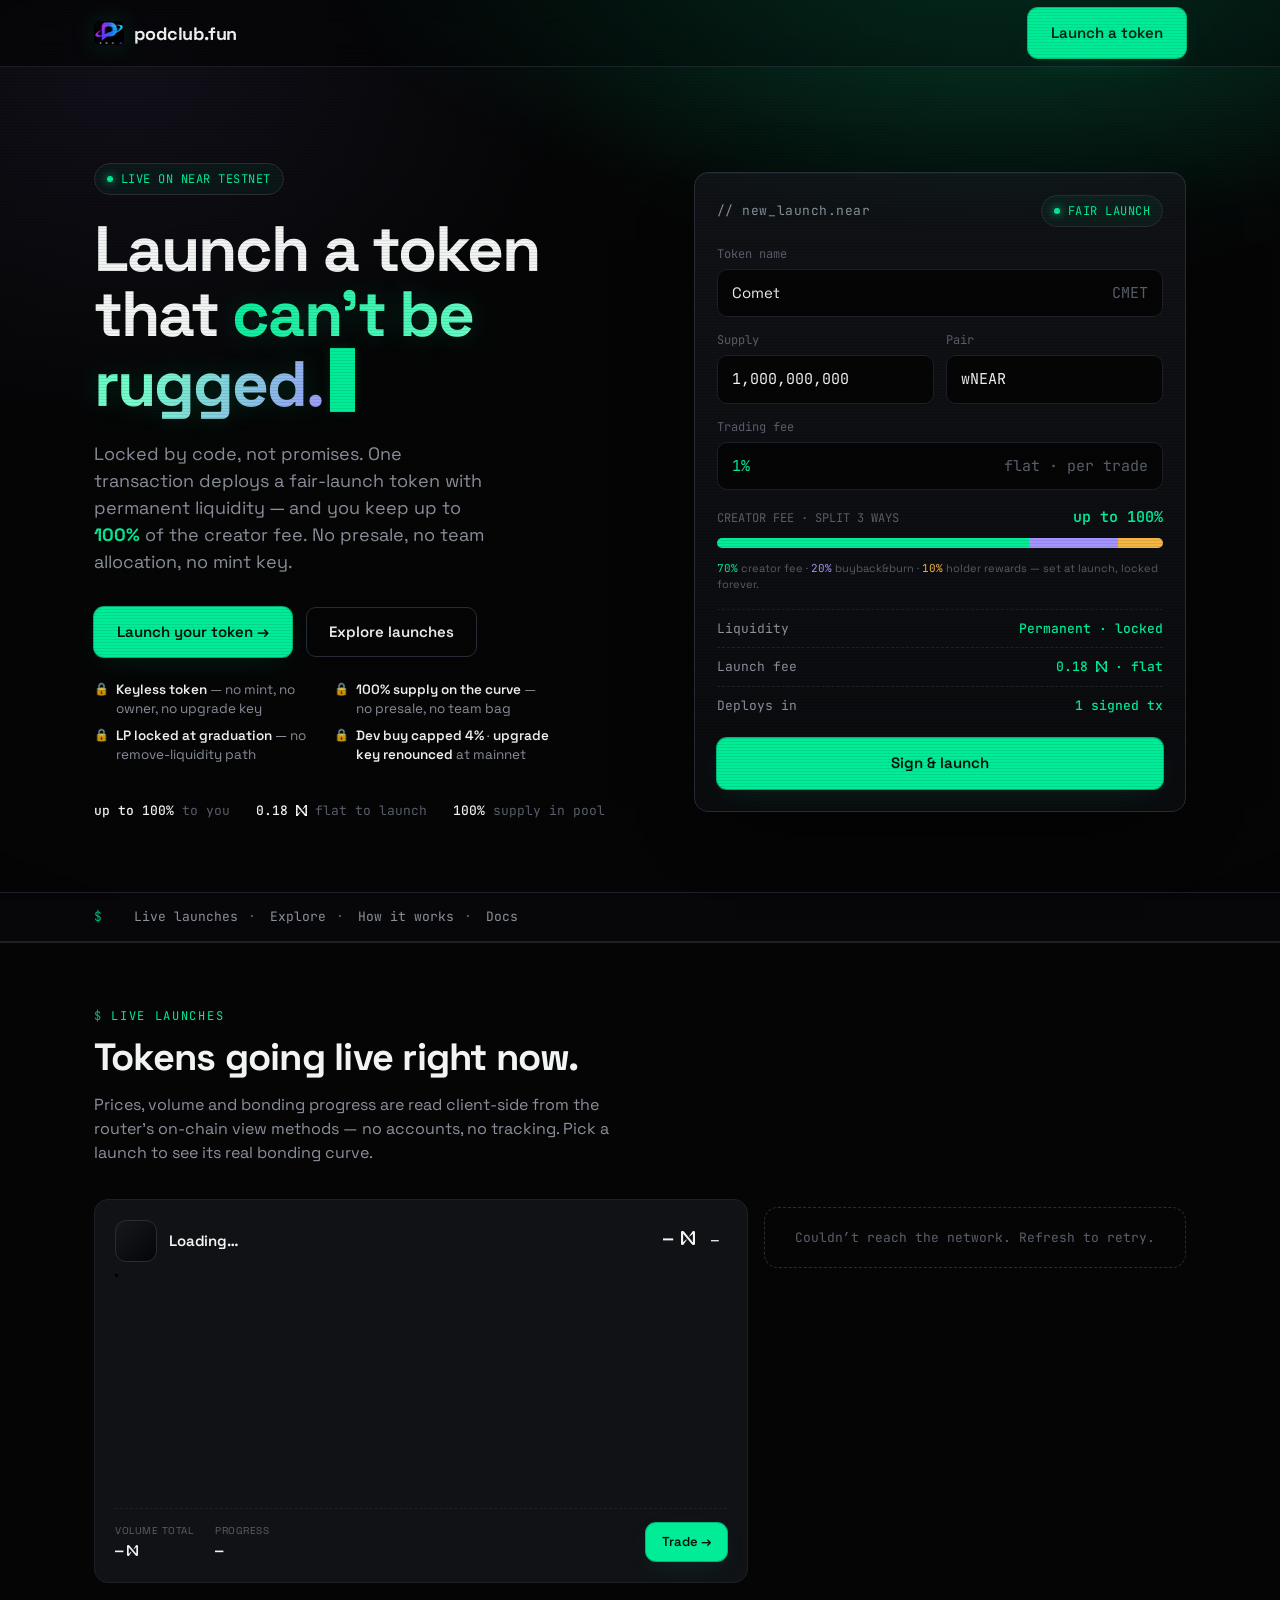
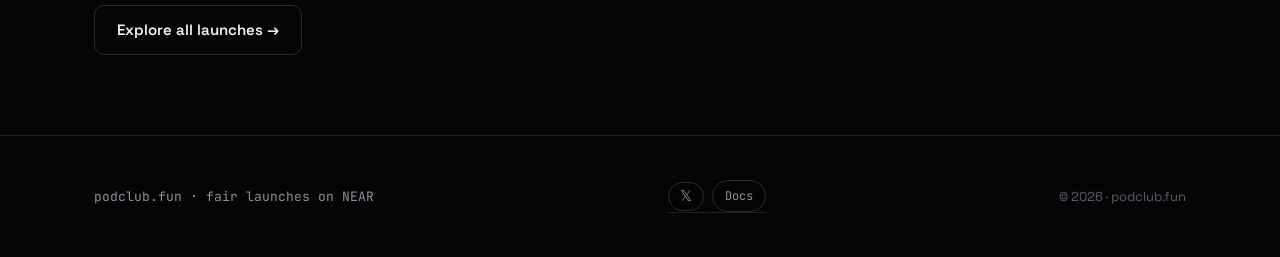
<file: web/index.html>
<!doctype html>
<html lang="en">
<head>
<meta charset="utf-8" />
<meta name="viewport" content="width=device-width, initial-scale=1" />
<title>podclub.fun — Fair-launch tokens on NEAR</title>
<meta name="description" content="Fair-launch tokens on NEAR. One transaction, permanent liquidity, up to 100% of the creator fee to creators." />
<link rel="preconnect" href="https://fonts.googleapis.com" />
<link rel="preconnect" href="https://fonts.gstatic.com" crossorigin />
<link href="https://fonts.googleapis.com/css2?family=Space+Grotesk:wght@400;500;600;700&family=JetBrains+Mono:wght@400;500&display=swap" rel="stylesheet" />
<link rel="stylesheet" href="styles.css" />
</head>
<body>
<nav>
  <div class="wrap">
    <a class="brand" href="#top"><img class="logo-img" src="assets/podclub-mark-96.png" alt="" /> podclub.fun</a>
    <a class="btn btn-primary" href="create.html">Launch a token</a>
  </div>
</nav>

<header class="hero" id="top">
  <div class="wrap hero-grid">
    <div>
      <span class="tag">Live on NEAR testnet</span>
      <h1>Launch a token that <span class="grad">can't be rugged.</span><span class="blink-cur"></span></h1>
      <p class="sub">Locked by code, not promises. One transaction deploys a fair-launch token with permanent liquidity — and you keep up to <b class="accent">100%</b> of the creator fee. No presale, no team allocation, no mint key.</p>
      <div class="hero-cta">
        <a class="btn btn-primary" href="create.html">Launch your token →</a>
        <a class="btn btn-ghost" href="#live">Explore launches</a>
      </div>
      <ul class="rug-points" aria-label="Why it can't be rugged">
        <li><b>Keyless token</b> — no mint, no owner, no upgrade key</li>
        <li><b>100% supply on the curve</b> — no presale, no team bag</li>
        <li><b>LP locked at graduation</b> — no remove-liquidity path</li>
        <li><b>Dev buy capped 4%</b> · <b>upgrade key renounced</b> at mainnet</li>
      </ul>
      <div class="trust">
        <span><b>up to 100%</b> to you</span>
        <span><b>0.18 <i class="nr"></i></b> flat to launch</span>
        <span><b>100%</b> supply in pool</span>
      </div>
    </div>
    <div class="card">
      <div class="card-head">
        <span class="card-title">// new_launch.near</span>
        <span class="tag">fair launch</span>
      </div>
      <div class="field"><label>Token name</label><div class="box">Comet <span class="ph mono">CMET</span></div></div>
      <div class="split">
        <div class="field"><label>Supply</label><div class="box mono">1,000,000,000</div></div>
        <div class="field"><label>Pair</label><div class="box mono">wNEAR</div></div>
      </div>
      <div class="field"><label>Trading fee</label><div class="box"><span class="mono accent">1%</span><span class="ph mono">flat · per trade</span></div></div>
      <div class="slider-row">
        <div class="lab"><span>CREATOR FEE · SPLIT 3 WAYS</span><b class="accent">up to 100%</b></div>
        <div class="alloc-bar" style="margin:2px 0 12px"><span class="seg seg-c" style="width:70%"></span><span class="seg seg-b" style="width:20%"></span><span class="seg seg-h" style="width:10%"></span></div>
        <div class="slider-hint"><span class="mono accent">70%</span> creator fee · <span class="mono" style="color:var(--violet)">20%</span> buyback&amp;burn · <span class="mono" style="color:#f5b544">10%</span> holder rewards — set at launch, locked forever.</div>
      </div>
      <div style="margin:16px 0 6px">
        <div class="meta-row"><span>Liquidity</span><b>Permanent · locked</b></div>
        <div class="meta-row"><span>Launch fee</span><b>0.18 <i class="nr"></i> · flat</b></div>
        <div class="meta-row"><span>Deploys in</span><b>1 signed tx</b></div>
      </div>
      <a class="btn btn-primary" style="width:100%;margin-top:8px" href="create.html">Sign &amp; launch</a>
    </div>
  </div>
</header>
<nav class="subnav" aria-label="Sections">
  <div class="wrap">
    <a href="#live">Live launches</a>
    <a href="explore.html">Explore</a>
    <a href="docs.html#lifecycle">How it works</a>
    <a href="docs.html">Docs</a>
  </div>
</nav>
<section class="blk" id="live">
  <div class="wrap">
    <div class="eyebrow">Live launches</div>
    <h2>Tokens going live right now.</h2>
    <p class="lead">Prices, volume and bonding progress are read client-side from the router's on-chain view methods — no accounts, no tracking. Pick a launch to see its real bonding curve.</p>
    <div class="live-grid">
      <div class="livechart">
        <div class="lc-head">
          <span class="tlogo" id="lcIc"></span>
          <div class="lc-id"><div class="tkn-name" id="lcName">Loading…</div><div class="tkn-sym mono" id="lcSym"></div></div>
          <div class="lc-px"><b class="mono" id="lcPx">—</b> <i class="nr"></i> <span class="chg" id="lcChg">—</span></div>
        </div>
        <svg class="lc-svg" id="lcSvg" viewBox="0 0 600 220" preserveAspectRatio="none" aria-hidden="true">
          <path class="lc-area" id="lcArea"></path>
          <path class="lc-stroke" id="lcStroke"></path>
          <circle class="lc-dot" id="lcDot" r="3.2"></circle>
        </svg>
        <div class="lc-foot">
          <div><span>Volume total</span><b class="mono" id="lcVol">—</b> <i class="nr"></i></div>
          <div><span>Progress</span><b class="mono" id="lcHold">—</b></div>
          <a class="btn btn-primary btn-sm" id="lcGo" href="explore.html">Trade →</a>
        </div>
      </div>
      <div class="live-list" id="liveList" role="list"><div class="empty" style="padding:20px">Loading launches…</div></div>
    </div>
    <div class="live-more"><a class="btn btn-ghost" href="explore.html">Explore all launches →</a></div>
  </div>
</section>

<footer>
  <div class="wrap foot">
    <span class="mono">podclub.fun · fair launches on NEAR</span>
    <nav class="foot-social" aria-label="Official channels">
      <a href="https://x.com/PodclubDOTfun" target="_blank" rel="noopener noreferrer" data-social="x" aria-label="podclub.fun on X" title="podclub.fun on X">𝕏</a>
      <a href="docs.html">Docs</a>
    </nav>
    <span>© 2026 · podclub.fun</span>
  </div>
</footer>
<script src="config.testnet.js"></script>
<script src="api.js"></script>
<script src="price.js"></script>
<script>
(function(){
  var g=function(id){return document.getElementById(id);};
  var list=g('liveList'); if(!list)return;
  var YOCTO=1000000000000000000000000n;
  function toNear(y){try{return Number(BigInt(y)/1000000000000000000n)/1e6;}catch(e){return 0;}}
  function fmtPx(v){if(v==null||!isFinite(v))return '—';return v<0.01?v.toPrecision(3):v<1?v.toFixed(4):v.toLocaleString('en-US',{maximumFractionDigits:3});}
  function fmtN(v,d){if(v==null||!isFinite(v))return '—';return v.toLocaleString('en-US',{maximumFractionDigits:d==null?0:d});}
  function esc(s){return String(s==null?'':s).replace(/[&<>"]/g,function(c){return {'&':'&amp;','<':'&lt;','>':'&gt;','"':'&quot;'}[c];});}

  var T=[],cur=0,W=600,H=220;
  var stroke=g('lcStroke'),area=g('lcArea'),dot=g('lcDot');

  function row(t,i){
    var prog=((t.progress_bps||0)/100).toFixed(1);
    return '<button class="lrow'+(i===0?' on':'')+'" data-i="'+i+'" role="listitem">'
      +'<span class="tlogo">'+esc((t.symbol||'?').slice(0,1))+'</span>'
      +'<span class="lr-id"><b>'+esc(t.name)+'</b><span class="tkn-sym mono">$'+esc(t.symbol)+'</span></span>'
      +'<span class="lr-px mono">'+fmtPx(t.spot_price==null?null:parseFloat(t.spot_price))+' <i class="nr"></i></span>'
      +'<span class="chg">'+prog+'%</span></button>';
  }

  // Plot the REAL constant-product bonding curve for this launch, not a random walk.
  // On the curve k = (virtual_near + real_near) * token_reserve is invariant, so at any amount
  // raised r the spot price is price(r) = (virtual_near + r)^2 / k. We draw price against r for
  // r in [0, graduation_near] and mark the current raised amount. All inputs are on-chain.
  function draw(){
    var t=T[cur]; if(!t){return;}
    var virt=toNear(t.virtual_near), real=toNear(t.real_near), res=toNear(t.token_reserve);
    var grad=toNear(t.graduation_near);
    var k=(virt+real)*res;
    if(!(k>0)||!(grad>0)){stroke.setAttribute('d','');area.setAttribute('d','');dot.removeAttribute('cx');return;}
    var N=64,pts=[],ys=[];
    for(var i=0;i<N;i++){var r=grad*i/(N-1);var p=(virt+r)*(virt+r)/k;ys.push(p);}
    var mn=Math.min.apply(null,ys),mx=Math.max.apply(null,ys),rng=(mx-mn)||1;
    for(var j=0;j<N;j++){pts.push([j/(N-1)*W, H-6-((ys[j]-mn)/rng)*(H-16)]);}
    var d=pts.map(function(p,i){return (i?'L':'M')+p[0].toFixed(1)+' '+p[1].toFixed(1);}).join(' ');
    stroke.setAttribute('d',d); area.setAttribute('d',d+' L'+W+' '+H+' L0 '+H+' Z');
    // current position marker
    var frac=grad>0?Math.min(real/grad,1):0;
    var cx=frac*W, curP=(virt+real)*(virt+real)/k, cy=H-6-((curP-mn)/rng)*(H-16);
    dot.setAttribute('cx',cx.toFixed(1)); dot.setAttribute('cy',cy.toFixed(1));
    stroke.style.stroke='var(--accent)'; dot.style.fill='var(--accent)'; area.style.fill='rgba(0,236,151,.12)';
  }

  function select(i){
    cur=i; var t=T[i]; if(!t)return;
    [].forEach.call(list.children,function(b){if(b.dataset)b.classList&&b.classList.toggle('on',+b.dataset.i===i);});
    g('lcIc').textContent=(t.symbol||'?').slice(0,1);
    g('lcName').textContent=t.name||''; g('lcSym').textContent='$'+(t.symbol||'');
    var vol=t.volume_24h!=null?t.volume_24h:t.volume;
    g('lcVol').textContent=fmtN(toNear(vol),0);
    g('lcHold').textContent=((t.progress_bps||0)/100).toFixed(1)+'%';
    g('lcGo').href='trade.html?t='+encodeURIComponent(t.token_id);
    g('lcPx').textContent=fmtPx(t.spot_price==null?null:parseFloat(t.spot_price));
    var chg=g('lcChg');
    var usd=(window.FLPrice&&t.spot_price!=null)?FLPrice.nearToUsd(parseFloat(t.spot_price)):null;
    chg.className='chg'; chg.textContent=usd!=null?usd:'—';
    draw();
  }

  list.addEventListener('click',function(e){var b=e.target.closest('.lrow');if(b)select(+b.dataset.i);});
  window.addEventListener('fl:price',function(){ if(T.length)select(cur); }); // refresh USD when a quote lands

  (async function(){
    try{
      var all=await FLApi.launches();
      // newest first, cap the homepage teaser at 6
      all.sort(function(a,b){return Number(b.created_at||0)-Number(a.created_at||0);});
      T=all.slice(0,6);
      if(!T.length){ list.innerHTML='<div class="empty" style="padding:20px">No launches yet — <a href="create.html">be the first</a>.</div>'; return; }
      list.innerHTML=T.map(row).join('');
      select(0);
    }catch(e){
      list.innerHTML='<div class="empty" style="padding:20px">Couldn’t reach the network. Refresh to retry.</div>';
    }
  })();
})();
</script>
<script src="nav.js"></script>
</body>
</html>
</file>
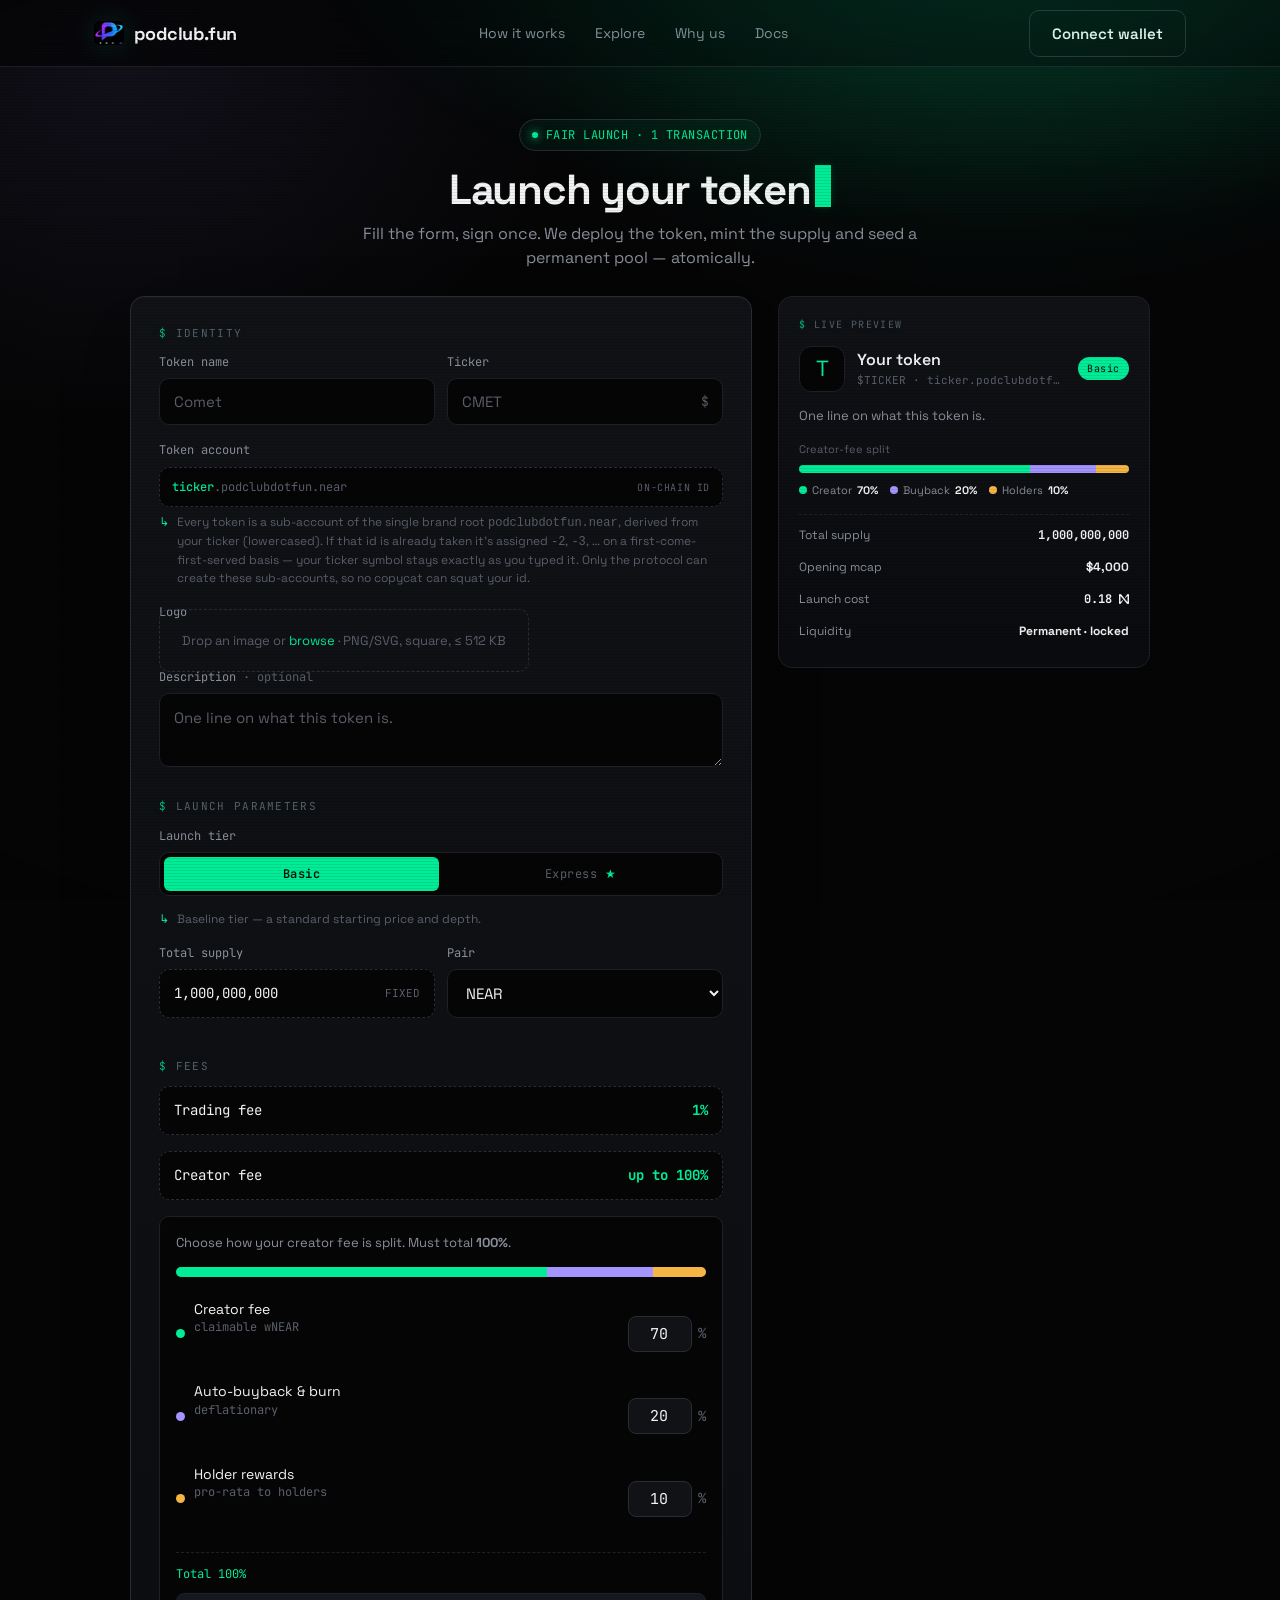
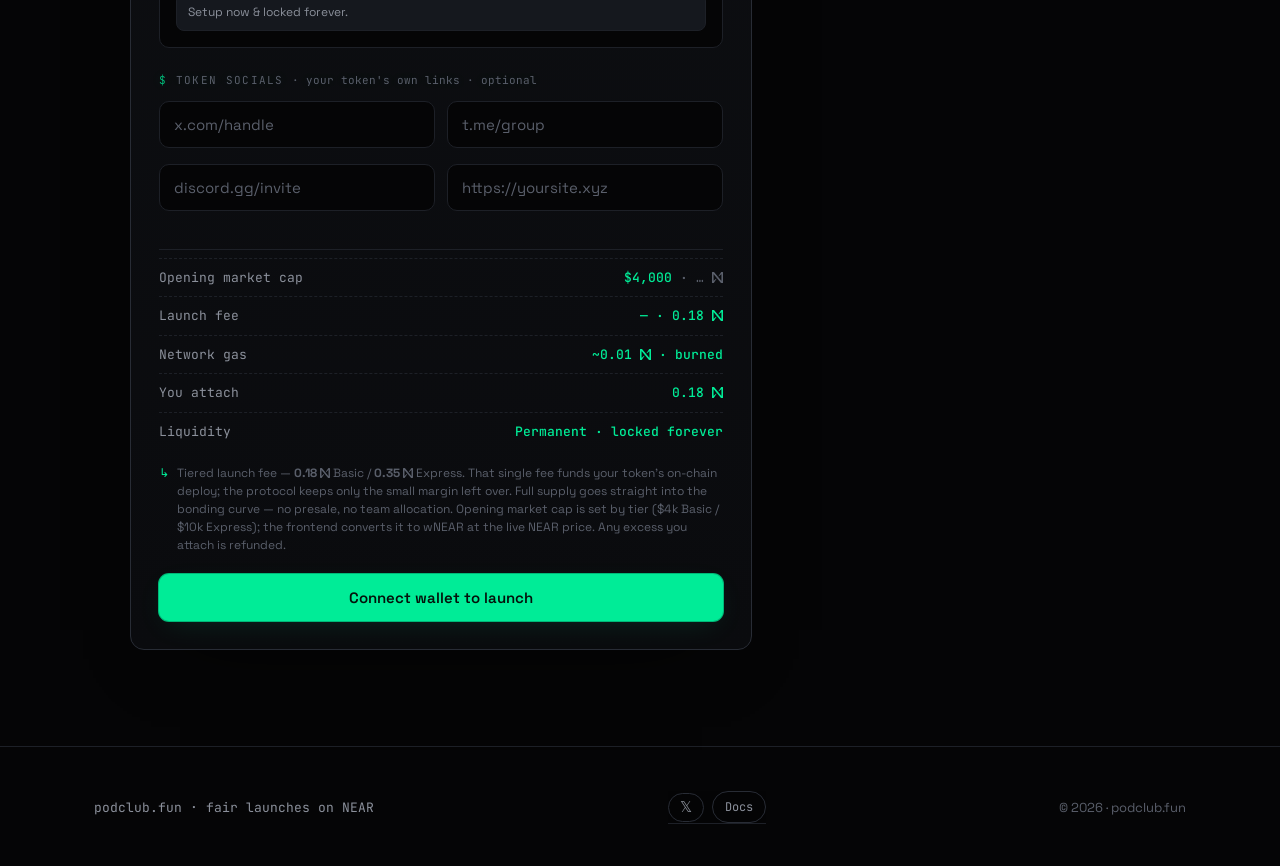
<file: web/create.html>
<!doctype html>
<html lang="en">
<head>
<meta charset="utf-8" />
<meta name="viewport" content="width=device-width, initial-scale=1" />
<title>Launch a token — podclub.fun</title>
<meta name="description" content="Create a fair-launch token on NEAR in one transaction." />
<link rel="preconnect" href="https://fonts.googleapis.com" />
<link rel="preconnect" href="https://fonts.gstatic.com" crossorigin />
<link href="https://fonts.googleapis.com/css2?family=Space+Grotesk:wght@400;500;600;700&family=JetBrains+Mono:wght@400;500&family=Anton&display=swap" rel="stylesheet" />
<link rel="stylesheet" href="styles.css" />
</head>
<body>
<!-- goo filter for the molten EXPRESS drip badge (§8 Molten Drip / Lava Plate) -->
<svg width="0" height="0" aria-hidden="true" style="position:absolute"><defs>
  <filter id="fl-goo"><feGaussianBlur in="SourceGraphic" stdDeviation="6" result="b"/>
    <feColorMatrix in="b" mode="matrix" values="1 0 0 0 0  0 1 0 0 0  0 0 1 0 0  0 0 0 20 -9" result="g"/>
    <feBlend in="SourceGraphic" in2="g"/></filter>
</defs></svg>
<nav>
  <div class="wrap">
    <a class="brand" href="index.html"><img class="logo-img" src="assets/podclub-mark-96.png" alt="" /> podclub.fun</a>
    <div class="navlinks">
      <a href="docs.html#lifecycle">How it works</a>
      <a href="explore.html">Explore</a>
      <a href="docs.html#trust">Why us</a>
      <a href="docs.html">Docs</a>
    </div>
    <button class="btn btn-ghost" data-connect>Connect wallet</button>
  </div>
</nav>

<main class="page">
  <div class="wrap">
    <div class="page-head">
      <span class="tag">Fair launch · 1 transaction</span>
      <h1>Launch your token<span class="blink-cur"></span></h1>
      <p>Fill the form, sign once. We deploy the token, mint the supply and seed a permanent pool — atomically.</p>
    </div>

    <div class="create-grid">
    <form class="form-card" id="launchForm" autocomplete="off">
      <div class="form-sec">Identity</div>
      <div class="row2">
        <div class="grp">
          <label class="lbl" for="name">Token name</label>
          <input class="inp" id="name" placeholder="Comet" maxlength="16" />
        </div>
        <div class="grp">
          <label class="lbl" for="sym">Ticker</label>
          <div class="suffix">
            <input class="inp" id="sym" placeholder="CMET" minlength="3" maxlength="7" style="text-transform:uppercase" />
            <span class="s">$</span>
          </div>
        </div>
      </div>
      <div class="grp">
        <label class="lbl">Token account</label>
        <div class="acct-prev" id="acctPrev">
          <span class="mono"><b id="acctName">ticker</b>.podclubdotfun.near</span>
          <span class="tag-mini">on-chain id</span>
        </div>
        <div class="note" style="margin-top:6px">Every token is a sub-account of the single brand root <code>podclubdotfun.near</code>, derived from your ticker (lowercased). If that id is already taken it's assigned <code>-2</code>, <code>-3</code>, … on a first-come-first-served basis — your ticker symbol stays exactly as you typed it. Only the protocol can create these sub-accounts, so no copycat can squat your id.</div>
      </div>
      <div class="grp">
        <label class="lbl">Logo</label>
        <label class="drop" for="logo" id="dropLbl">Drop an image or <span class="accent">browse</span> · PNG/SVG, square, ≤ 512&nbsp;KB</label>
        <input type="file" id="logo" accept="image/png,image/svg+xml,image/jpeg,image/webp" hidden />
      </div>
      <div class="grp">
        <label class="lbl" for="desc">Description <span style="color:var(--faint)">· optional</span></label>
        <textarea class="inp" id="desc" placeholder="One line on what this token is." maxlength="180"></textarea>
      </div>

      <div class="form-sec">Launch parameters</div>
      <div class="grp">
        <label class="lbl">Launch tier</label>
        <div class="seg-tabs" id="tierTabs" role="tablist">
          <button type="button" class="seg-tab on" data-tier="economy" role="tab" aria-selected="true">Basic</button>
          <button type="button" class="seg-tab" data-tier="express" role="tab" aria-selected="false">Express <span class="seg-star">★</span></button>
        </div>
        <div class="note" id="tierNote">Baseline tier — a standard starting price and depth.</div>
        <div id="tierMoment" aria-hidden="true" style="margin-top:10px;min-height:0"></div>
      </div>
      <div class="row2">
        <div class="grp">
          <label class="lbl">Total supply</label>
          <div class="locked"><span class="v">1,000,000,000</span><span class="t">FIXED</span></div>
        </div>
        <div class="grp">
          <label class="lbl" for="pair">Pair</label>
          <select class="inp" id="pair">
            <option value="wnear">NEAR</option>
            <option value="stock" disabled>Stock · soon</option>
          </select>
        </div>
      </div>
      <div class="form-sec">Fees</div>
      <div class="grp">
        <div class="locked"><span class="v">Trading fee</span><b class="accent">1%</b></div>
      </div>
      <div class="grp">
        <div class="locked"><span class="v">Creator fee</span><b class="accent">up to 100%</b></div>
      </div>
      <div class="grp">
        <div class="alloc" id="alloc">
          <div class="alloc-hint">Choose how your creator fee is split. Must total <b>100%</b>.</div>
          <div class="alloc-bar"><span class="seg seg-c" id="segC"></span><span class="seg seg-b" id="segB"></span><span class="seg seg-h" id="segH"></span></div>
          <div class="alloc-row">
            <label><span class="dot dot-c"></span><span class="al-txt">Creator fee<span class="sub">claimable wNEAR</span></span></label>
            <input type="number" id="aC" min="0" max="100" step="5" value="70" /><span class="pct">%</span>
          </div>
          <div class="alloc-row">
            <label><span class="dot dot-b"></span><span class="al-txt">Auto-buyback &amp; burn<span class="sub">deflationary</span></span></label>
            <input type="number" id="aB" min="0" max="100" step="5" value="20" /><span class="pct">%</span>
          </div>
          <div class="alloc-row">
            <label><span class="dot dot-h"></span><span class="al-txt">Holder rewards<span class="sub">pro-rata to holders</span></span></label>
            <input type="number" id="aH" min="0" max="100" step="5" value="10" /><span class="pct">%</span>
          </div>
          <div class="alloc-total" id="allocTotal">Total 100%</div>
          <div class="alloc-lock">Setup now &amp; locked forever.</div>
        </div>
      </div>


      <div class="form-sec">Token socials <span style="color:var(--faint);text-transform:none;letter-spacing:0">· your token's own links · optional</span></div>
      <div class="row2">
        <div class="grp"><input class="inp" id="x" placeholder="x.com/handle" /></div>
        <div class="grp"><input class="inp" id="tg" placeholder="t.me/group" /></div>
      </div>
      <div class="row2">
        <div class="grp"><input class="inp" id="discord" placeholder="discord.gg/invite" /></div>
        <div class="grp"><input class="inp" id="web" placeholder="https://yoursite.xyz" /></div>
      </div>

      <div class="cost">
        <div class="meta-row"><span>Opening market cap</span><b><span id="mcapUsd">$4,000</span> <span class="mono" style="color:var(--faint)" id="mcapNear">· … <i class="nr"></i></span></b></div>
        <div class="meta-row"><span>Launch fee</span><b><span id="feeUsd" class="accent">$0.81</span> · <span class="mono" id="feeRow">0.18 <i class="nr"></i></span></b></div>
        <div class="meta-row"><span>Network gas</span><b>~0.01 <i class="nr"></i> · burned</b></div>
        <div class="meta-row"><span>You attach</span><b class="mono" id="total">0.18 <i class="nr"></i></b></div>
        <div class="meta-row"><span>Liquidity</span><b>Permanent · locked forever</b></div>
      </div>
      <div class="note" id="costNote">Tiered launch fee — <b>0.18 <i class="nr"></i></b> Basic / <b>0.35 <i class="nr"></i></b> Express. That single fee funds your token's on-chain deploy; the protocol keeps only the small margin left over. Full supply goes straight into the bonding curve — no presale, no team allocation. Opening market cap is set by tier ($4k Basic / $10k Express); the frontend converts it to wNEAR at the live NEAR price. Any excess you attach is refunded.</div>

      <button type="submit" class="btn btn-primary" id="submitBtn" style="width:100%;margin-top:20px">Connect wallet to launch</button>
      <div class="note" id="formMsg" style="display:none"></div>
    </form>

    <aside class="preview-card" id="previewCard" aria-label="Live preview">
      <div class="pv-tag">Live preview</div>
      <div class="pv-head">
        <div class="pv-logo" id="pvLogo">T</div>
        <div class="pv-id">
          <div class="pv-name" id="pvName">Your token</div>
          <div class="pv-sym mono" id="pvSym">$TICKER · ticker.podclubdotfun.near</div>
        </div>
        <span class="pv-tier" id="pvTier">Basic</span>
      </div>
      <div class="pv-desc" id="pvDesc">One line on what this token is.</div>
      <div class="pv-split">
        <div class="pv-split-lab">Creator-fee split</div>
        <div class="pv-bar"><span class="seg-c" id="pvC"></span><span class="seg-b" id="pvB"></span><span class="seg-h" id="pvH"></span></div>
        <div class="pv-legend">
          <span><i class="dot dot-c"></i>Creator <b id="pvLc">70%</b></span>
          <span><i class="dot dot-b"></i>Buyback <b id="pvLb">20%</b></span>
          <span><i class="dot dot-h"></i>Holders <b id="pvLh">10%</b></span>
        </div>
      </div>
      <div class="pv-social" id="pvSocial"></div>
      <div class="pv-meta">
        <div class="row"><span>Total supply</span><b class="mono">1,000,000,000</b></div>
        <div class="row"><span>Opening mcap</span><b id="pvMcap">$4,000</b></div>
        <div class="row"><span>Launch cost</span><b class="mono" id="pvCost">0.18 <i class="nr"></i></b></div>
        <div class="row"><span>Liquidity</span><b class="accent">Permanent · locked</b></div>
      </div>
    </aside>
    </div>



  </div>
</main>

<footer>
  <div class="wrap foot">
    <span class="mono">podclub.fun · fair launches on NEAR</span>
    <nav class="foot-social" aria-label="Official channels">
      <a href="https://x.com/PodclubDOTfun" target="_blank" rel="noopener noreferrer" data-social="x" aria-label="podclub.fun on X" title="podclub.fun on X">𝕏</a>
      <a href="docs.html">Docs</a>
    </nav>
    <span>© 2026 · podclub.fun</span>
  </div>
</footer>
<script src="config.testnet.js"></script>
<script type="module" src="wallet.js"></script>
<script src="price.js"></script>
<script>
(function(){
  var aC=document.getElementById('aC'),aB=document.getElementById('aB'),aH=document.getElementById('aH');
  var segC=document.getElementById('segC'),segB=document.getElementById('segB'),segH=document.getElementById('segH');
  var allocTotal=document.getElementById('allocTotal');
  function num(el){var v=parseInt(el.value,10);return isNaN(v)?0:Math.max(0,Math.min(100,v));}
  function syncAlloc(){
    var c=num(aC),b=num(aB),h=num(aH),t=c+b+h;
    segC.style.width=c+'%';segB.style.width=b+'%';segH.style.width=h+'%';
    if(t===100){allocTotal.textContent='Total 100%';allocTotal.classList.remove('bad');}
    else{allocTotal.textContent='Total '+t+'% — must equal 100% ('+(t>100?'over by '+(t-100):'add '+(100-t))+'%)';allocTotal.classList.add('bad');}
  }
  [aC,aB,aH].forEach(function(el){if(el)el.addEventListener('input',syncAlloc);});
  syncAlloc();

  var nameEl=document.getElementById('name'),symAcctEl=document.getElementById('sym');
  var acctNameEl=document.getElementById('acctName');
  // Account id is derived from the ticker: lowercase, keep [a-z0-9-_] (matches the contract's
  // label_from_ticker). Collision handling (-2, -3, …) happens on-chain FCFS; the symbol itself
  // is never mangled. This preview shows the base label only.
  function labelFromTicker(s){
    return (s||'').toLowerCase().replace(/[^a-z0-9\-_]+/g,'').slice(0,16);
  }
  function syncAcct(){
    if(acctNameEl)acctNameEl.textContent=labelFromTicker(symAcctEl&&symAcctEl.value)||'ticker';
  }
  if(symAcctEl)symAcctEl.addEventListener('input',syncAcct);
  syncAcct();

  var logo=document.getElementById('logo'),dl=document.getElementById('dropLbl'),logoUrl=null;
  if(logo)logo.addEventListener('change',function(){
    var f=logo.files&&logo.files[0]; if(!f)return;
    if(logoUrl)URL.revokeObjectURL(logoUrl);
    logoUrl=URL.createObjectURL(f);
    dl.classList.add('has-img');
    dl.textContent='';
    var img=document.createElement('img'); img.className='drop-prev'; img.alt='logo preview'; img.src=logoUrl;
    var name=document.createElement('span'); name.className='drop-name'; name.textContent=f.name;
    var swap=document.createElement('span'); swap.className='drop-swap'; swap.textContent='Change';
    dl.appendChild(img); dl.appendChild(name); dl.appendChild(swap);
  });

  var btn=document.getElementById('submitBtn'),msg=document.getElementById('formMsg');
  function refresh(){ btn.textContent = window.FLWallet&&FLWallet.get() ? 'Sign & launch' : 'Connect wallet to launch'; }
  window.addEventListener('fl:wallet',refresh); refresh();

  // Opening market cap (FDV) target per tier, in USD. 100% of supply sits on the curve, so opening
  // FDV == virtual_near exactly — the frontend converts this USD target to wNEAR at the live NEAR
  // price and passes it as `virtual_near` into create_launch. Both tiers share the same 0.18 fee,
  // curve shape and 5000-wNEAR graduation; Express differs ONLY in opening MCAP + Premium Board.
  var MCAP_USD={economy:4000,express:10000};
  var FEE_NEAR={economy:0.18,express:0.35};        // tiered — matches contract BASIC/EXPRESS_LAUNCH_FEE
  var tier='economy';
  (function(){
    var tabs=document.getElementById('tierTabs'),note=document.getElementById('tierNote');
    var mcapUsdEl=document.getElementById('mcapUsd'),mcapNearEl=document.getElementById('mcapNear');
    var feeUsdEl=document.getElementById('feeUsd'),feeRowEl=document.getElementById('feeRow');
    var totalEl=document.getElementById('total'),pvCostEl=document.getElementById('pvCost');
    var pvMcapEl=document.getElementById('pvMcap');
    var COPY={
      economy:'Baseline tier — opens at a $4,000 market cap. 0.18 Ⓝ launch fee.',
      express:'Premium start — opens at a $10,000 market cap, plus a featured spot on the Express Premium Board for 30 minutes after launch and the molten EXPRESS badge. 0.35 Ⓝ launch fee.'
    };
    // Whole wNEAR to open the curve at this tier's USD MCAP, at the live NEAR price. null until a
    // real quote lands — we never fabricate one.
    function mcapNear(t){
      var n=window.FLPrice&&FLPrice.usdToNear(MCAP_USD[t]||MCAP_USD.economy);
      return (n!=null&&isFinite(n))?n:null;
    }
    window.flMcapNear=function(){return mcapNear(tier);};
    function fee(){return FEE_NEAR[tier]||FEE_NEAR.economy;}
    window.flTierFee=fee;
    function render(){
      var usd=MCAP_USD[tier]||MCAP_USD.economy;
      var usdStr='$'+usd.toLocaleString('en-US');
      if(mcapUsdEl)mcapUsdEl.textContent=usdStr;
      if(pvMcapEl)pvMcapEl.textContent=usdStr;
      var n=mcapNear(tier);
      if(mcapNearEl)mcapNearEl.innerHTML=(n!=null?('· '+n.toLocaleString('en-US',{maximumFractionDigits:0})+' '):'· … ')+'<i class="nr"></i>';
      // Fee is a fixed NEAR amount per tier; its USD equivalent floats with the live price (shown
      // as NEAR + real-time USD side by side, per the brief).
      var f=fee();
      if(feeUsdEl)feeUsdEl.textContent=window.FLPrice?FLPrice.nearToUsd(f):'—';
      if(feeRowEl)feeRowEl.innerHTML=f.toFixed(2)+' <i class="nr"></i>';
      if(totalEl)totalEl.innerHTML=f.toFixed(2)+' <i class="nr"></i>';
      if(pvCostEl)pvCostEl.innerHTML=f.toFixed(2)+' <i class="nr"></i>';
    }
    window.flRenderCost=render;
    // Molten Drip tier-moment flourish — shown only while Express is selected.
    var momentEl=document.getElementById('tierMoment');
    var DRIP='<div class="fl-drip-stage"><div class="fl-drip-goo"><span class="fl-drop a"></span>'+
      '<span class="fl-drop b"></span><span class="fl-drop c"></span></div>'+
      '<div class="fl-drip">EXPRESS</div></div>';
    function renderMoment(){ if(momentEl)momentEl.innerHTML=(tier==='express')?DRIP:''; }
    if(tabs)tabs.addEventListener('click',function(e){
      var b=e.target.closest('.seg-tab'); if(!b)return;
      [].forEach.call(tabs.querySelectorAll('.seg-tab'),function(x){x.classList.remove('on');x.setAttribute('aria-selected','false');});
      b.classList.add('on'); b.setAttribute('aria-selected','true');
      tier=b.dataset.tier; if(note)note.textContent=COPY[tier]||''; render(); renderMoment();
    });
    // Re-render USD/wNEAR figures whenever a fresh price quote arrives.
    window.addEventListener('fl:price',render);
    render(); renderMoment();
  })();

  var PV_ICON={
    x:'<svg viewBox="0 0 24 24" aria-hidden="true"><path d="M18.244 2.25h3.308l-7.227 8.26 8.502 11.24H16.17l-5.214-6.817L4.99 21.75H1.68l7.73-8.835L1.254 2.25H8.08l4.713 6.231zm-1.161 17.52h1.833L7.084 4.126H5.117z"/></svg>',
    tg:'<svg viewBox="0 0 24 24" aria-hidden="true"><path d="M9.78 18.65l.28-4.23 7.68-6.92c.34-.31-.07-.46-.52-.19L7.74 13.3 3.64 12c-.88-.25-.89-.86.2-1.3l15.97-6.16c.73-.33 1.43.18 1.15 1.3l-2.72 12.81c-.19.91-.74 1.13-1.5.71L12.6 16.3l-1.99 1.93c-.23.23-.42.42-.83.42z"/></svg>',
    dc:'<svg viewBox="0 0 24 24" aria-hidden="true"><path d="M20.317 4.37a19.79 19.79 0 0 0-4.885-1.515.074.074 0 0 0-.079.037c-.21.375-.444.864-.608 1.25a18.27 18.27 0 0 0-5.487 0 12.64 12.64 0 0 0-.617-1.25.077.077 0 0 0-.079-.037A19.74 19.74 0 0 0 3.677 4.37a.07.07 0 0 0-.032.027C.533 9.046-.32 13.58.099 18.057a.082.082 0 0 0 .031.057 19.9 19.9 0 0 0 5.993 3.03.078.078 0 0 0 .084-.028 14.09 14.09 0 0 0 1.226-1.994.076.076 0 0 0-.041-.106 13.11 13.11 0 0 1-1.872-.892.077.077 0 0 1-.008-.128 10.2 10.2 0 0 0 .372-.292.074.074 0 0 1 .077-.01c3.928 1.793 8.18 1.793 12.062 0a.074.074 0 0 1 .078.01c.12.098.246.198.373.292a.077.077 0 0 1-.006.127 12.3 12.3 0 0 1-1.873.892.077.077 0 0 0-.041.107c.36.698.772 1.362 1.225 1.993a.076.076 0 0 0 .084.028 19.84 19.84 0 0 0 6.002-3.03.077.077 0 0 0 .032-.054c.5-5.177-.838-9.674-3.549-13.66a.061.061 0 0 0-.031-.03zM8.02 15.33c-1.183 0-2.157-1.085-2.157-2.419 0-1.333.956-2.419 2.157-2.419 1.21 0 2.176 1.096 2.157 2.42 0 1.333-.956 2.418-2.157 2.418zm7.975 0c-1.183 0-2.157-1.085-2.157-2.419 0-1.333.955-2.419 2.157-2.419 1.21 0 2.176 1.096 2.157 2.42 0 1.333-.946 2.418-2.157 2.418z"/></svg>',
    web:'<svg viewBox="0 0 24 24" aria-hidden="true"><path d="M12 2C6.48 2 2 6.48 2 12s4.48 10 10 10 10-4.48 10-10S17.52 2 12 2zm-1 17.93c-3.95-.49-7-3.85-7-7.93 0-.62.08-1.21.21-1.79L9 15v1c0 1.1.9 2 2 2v1.93zm6.9-2.54c-.26-.81-1-1.39-1.9-1.39h-1v-3c0-.55-.45-1-1-1H8v-2h2c.55 0 1-.45 1-1V7h2c1.1 0 2-.9 2-2v-.41c2.93 1.19 5 4.06 5 7.41 0 2.08-.8 3.97-2.1 5.39z"/></svg>'
  };
  (function(){
    var g=function(id){return document.getElementById(id);};
    var symEl=g('sym'),descEl=g('desc'),xEl=g('x'),tgEl=g('tg'),dcEl=g('discord'),webEl=g('web');
    var pvName=g('pvName'),pvSym=g('pvSym'),pvDesc=g('pvDesc'),pvTier=g('pvTier'),pvLogo=g('pvLogo'),pvSocial=g('pvSocial');
    var pvC=g('pvC'),pvB=g('pvB'),pvH=g('pvH'),pvLc=g('pvLc'),pvLb=g('pvLb'),pvLh=g('pvLh');
    if(!pvName)return;
    function safeUrl(u){ u=(u||'').trim(); if(!u)return''; return /^https?:\/\//i.test(u)?u:'https://'+u; }
    function link(u,k,lbl){ var h=safeUrl(u); if(!h)return ''; var a=document.createElement('a'); a.href=h; a.target='_blank'; a.rel='noopener noreferrer'; a.title=lbl; a.setAttribute('aria-label',lbl); a.innerHTML=PV_ICON[k]; return a.outerHTML; }
    function syncPreview(){
      var nm=(nameEl&&nameEl.value||'').trim();
      pvName.textContent=nm||'Your token';
      var sym=(symEl&&symEl.value||'').trim().toUpperCase()||'TICKER';
      var lbl=labelFromTicker(symEl&&symEl.value)||'ticker';
      pvSym.textContent='$'+sym+' · '+lbl+'.podclubdotfun.near';
      pvDesc.textContent=(descEl&&descEl.value||'').trim()||'One line on what this token is.';
      var on=document.querySelector('#tierTabs .seg-tab.on');
      var isExpress=on&&on.dataset.tier==='express';
      // Express tier renders the molten "Lava Plate" badge; Basic stays a plain label.
      if(isExpress){pvTier.className='pv-tier express';pvTier.innerHTML='<span class="fl-plate"><span class="fl-spark"></span><span>EXPRESS</span></span>';}
      else{pvTier.className='pv-tier';pvTier.textContent='Basic';}
      var c=num(aC),b=num(aB),h=num(aH),t=(c+b+h)||1;
      pvC.style.width=(c/t*100)+'%';pvB.style.width=(b/t*100)+'%';pvH.style.width=(h/t*100)+'%';
      pvLc.textContent=c+'%';pvLb.textContent=b+'%';pvLh.textContent=h+'%';
      if(logoUrl){pvLogo.innerHTML='';var im=document.createElement('img');im.alt='';im.src=logoUrl;pvLogo.appendChild(im);}
      else pvLogo.textContent=sym.slice(0,1);
      pvSocial.innerHTML=link(xEl&&xEl.value,'x','X')+link(tgEl&&tgEl.value,'tg','Telegram')+link(dcEl&&dcEl.value,'dc','Discord')+link(webEl&&webEl.value,'web','Website');
    }
    window.flSyncPreview=syncPreview;
    [nameEl,symEl,descEl,xEl,tgEl,dcEl,webEl,aC,aB,aH].forEach(function(el){if(el)el.addEventListener('input',syncPreview);});
    var tt=g('tierTabs'); if(tt)tt.addEventListener('click',syncPreview);
    if(logo)logo.addEventListener('change',syncPreview);
    syncPreview();
  })();

  // ---- real create_launch wiring (testnet) ----
  var TIER_MAP={economy:'Economy',express:'Express'};
  function toYocto(n){
    var p=String(n).split('.'),w=p[0]||'0',f=(p[1]||'').slice(0,24);
    f=f+'0'.repeat(24-f.length);
    return (BigInt(w)*(10n**24n)+BigInt(f)).toString();
  }
  function trimv(id){var el=document.getElementById(id);return el?(el.value||'').trim():'';}

  var form=document.getElementById('launchForm');
  if(form)form.addEventListener('submit',async function(e){
    e.preventDefault();
    if(!(window.FLWallet&&FLWallet.get())){FLWallet.open();return;}
    var name=trimv('name'),sym=trimv('sym').toUpperCase();
    msg.style.display='flex';msg.className='note';
    if(!name||!sym){msg.textContent='Add a token name and ticker first.';return;}
    if(name.length>16){msg.textContent='Token name must be 16 characters or fewer.';return;}
    if(!/^[a-z0-9]{3,7}$/i.test(sym)){msg.textContent='Ticker must be 3–7 letters or digits.';return;}
    var c=num(aC),b=num(aB),h=num(aH);
    if(c+b+h!==100){msg.textContent='Fee split must total 100% (now '+(c+b+h)+'%).';return;}
    var xv=trimv('x'),tgv=trimv('tg'),dcv=trimv('discord'),wv=trimv('web');
    var socials=(xv||tgv||dcv||wv)?{x:xv||null,telegram:tgv||null,discord:dcv||null,website:wv||null}:null;

    var prev=btn.textContent;btn.disabled=true;
    // Opening MCAP → virtual_near (whole wNEAR) at the LIVE NEAR price. Never launch with a
    // fabricated price: if no real quote is available we abort rather than guess the MCAP.
    btn.textContent='Fetching NEAR price…';
    var vnear=null;
    try{ await FLPrice.ready(); vnear=window.flMcapNear&&window.flMcapNear(); }catch(_){}
    if(vnear==null||!isFinite(vnear)||vnear<=0){
      msg.textContent='Could not fetch a live NEAR price to set the opening market cap. Try again in a moment.';
      btn.disabled=false;btn.textContent=prev;return;
    }
    var virtualNear=toYocto(vnear.toFixed(6));   // wNEAR → yocto (U128 string)
    var fee=(window.flTierFee&&window.flTierFee())||(tier==='express'?0.35:0.18); // tiered, attach exactly
    var args={name:name,symbol:sym,tier:TIER_MAP[tier]||'Economy',virtual_near:virtualNear,
      creator_bps:c*100,buyback_bps:b*100,holder_bps:h*100,socials:socials};
    btn.textContent='Sign in your wallet…';
    msg.textContent='Approve the '+fee.toFixed(2)+' Ⓝ launch fee ('+(FLPrice.nearToUsd(fee))+'). Any excess is refunded.';
    try{
      var out=await FLWallet.signAndCall('create_launch',args,toYocto(fee.toFixed(2)),'300000000000000');
      var tid=null;
      try{var sv=out&&out.status&&out.status.SuccessValue;
        if(sv)tid=JSON.parse(new TextDecoder().decode(Uint8Array.from(atob(sv),function(ch){return ch.charCodeAt(0);})));}catch(_){}
      msg.textContent=tid?('Launched ✓ — token '+tid+' is live on the curve.')
                         :'Launch submitted ✓ — check your wallet / Explore for the new token.';
    }catch(err){msg.textContent='Launch failed: '+((err&&err.message)||err);}
    finally{btn.disabled=false;btn.textContent=prev;}
  });
})();
</script>
<script src="nav.js"></script>
</body>
</html>
</file>
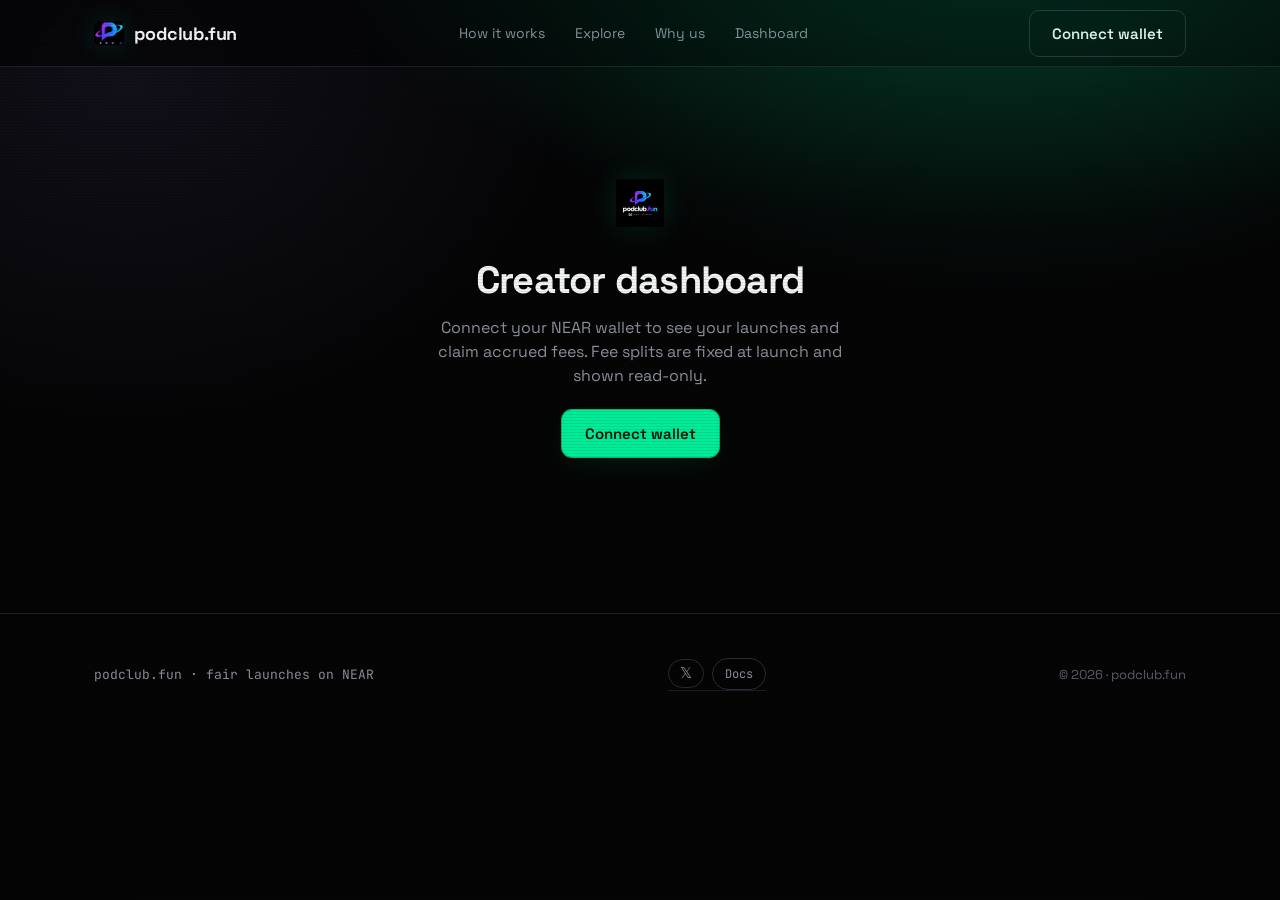
<file: web/dashboard.html>
<!doctype html>
<html lang="en">
<head>
<meta charset="utf-8" />
<meta name="viewport" content="width=device-width, initial-scale=1" />
<title>Creator dashboard — podclub.fun</title>
<meta name="description" content="Claim your creator fees and tune your fee split — buyback and holder rewards — for your NEAR launches." />
<link rel="preconnect" href="https://fonts.googleapis.com" />
<link rel="preconnect" href="https://fonts.gstatic.com" crossorigin />
<link href="https://fonts.googleapis.com/css2?family=Space+Grotesk:wght@400;500;600;700&family=JetBrains+Mono:wght@400;500&display=swap" rel="stylesheet" />
<link rel="stylesheet" href="styles.css" />
</head>
<body>
<nav>
  <div class="wrap">
    <a class="brand" href="index.html"><img class="logo-img" src="assets/podclub-mark-96.png" alt="" /> podclub.fun</a>
    <div class="navlinks">
      <a href="docs.html#lifecycle">How it works</a>
      <a href="explore.html">Explore</a>
      <a href="docs.html#trust">Why us</a>
      <a href="dashboard.html">Dashboard</a>
    </div>
    <button class="btn btn-ghost" data-connect>Connect wallet</button>
  </div>
</nav>

<main class="page">
  <div class="wrap">

    <div class="connect-gate" id="gate">
      <div class="ic"><img src="assets/podclub-logo-header-96.png" alt="podclub.fun" style="height:48px;width:auto;filter:drop-shadow(0 0 14px var(--accent-glow))" /></div>
      <h2>Creator dashboard</h2>
      <p>Connect your NEAR wallet to see your launches and claim accrued fees. Fee splits are fixed at launch and shown read-only.</p>
      <button class="btn btn-primary" data-connect>Connect wallet</button>
    </div>

    <div id="dash" style="display:none">
      <div class="eyebrow">Creator dashboard</div>
      <h2>Your launches</h2>
      <p class="lead">You keep up to 100% of the creator fee. Split it across claimable wNEAR, auto-buyback &amp; burn, and holder rewards — all from the flat 1% trading fee.</p>

      <div class="dash-grid">
        <div class="dcard claim">
          <div class="k">Claimable now</div>
          <div class="big-n accent" id="dClaim">—</div>
          <div class="sub-n" id="dClaimSub">creator-fee claim view not live on the router yet</div>
          <button class="btn btn-primary" id="claimAll" style="width:100%;margin-top:16px" disabled>Claim all fees</button>
        </div>
        <div class="dcard">
          <div class="k">Your launches</div>
          <div class="big-n" id="dCount">—</div>
          <div class="sub-n">created by you</div>
        </div>
        <div class="dcard">
          <div class="k">Total raised</div>
          <div class="big-n" id="dRaised">—<span class="u"><i class="nr"></i></span></div>
          <div class="sub-n">across your launches</div>
        </div>
        <div class="dcard">
          <div class="k">Total volume</div>
          <div class="big-n" id="dVol">—<span class="u"><i class="nr"></i></span></div>
          <div class="sub-n">lifetime, on-curve</div>
        </div>
      </div>

      <div class="holdings" id="holdings">
        <div class="hrow head">
          <div>Token</div><div>Price</div><div>Progress</div><div class="hide-sm">Phase</div><div class="hide-sm">Volume</div><div>Claimable</div><div></div>
        </div>
      </div>
      <div class="note" id="dashNote"></div>
    </div>

  </div>
</main>

<footer>
  <div class="wrap foot">
    <span class="mono">podclub.fun · fair launches on NEAR</span>
    <nav class="foot-social" aria-label="Official channels">
      <a href="https://x.com/PodclubDOTfun" target="_blank" rel="noopener noreferrer" data-social="x" aria-label="podclub.fun on X" title="podclub.fun on X">𝕏</a>
      <a href="docs.html">Docs</a>
    </nav>
    <span>© 2026 · podclub.fun</span>
  </div>
</footer>
<script src="config.testnet.js"></script>
<script type="module" src="wallet.js"></script>
<script src="api.js"></script>
<script src="price.js"></script>
<script src="dashboard.js"></script>
<script src="nav.js"></script>
</body>
</html>
</file>
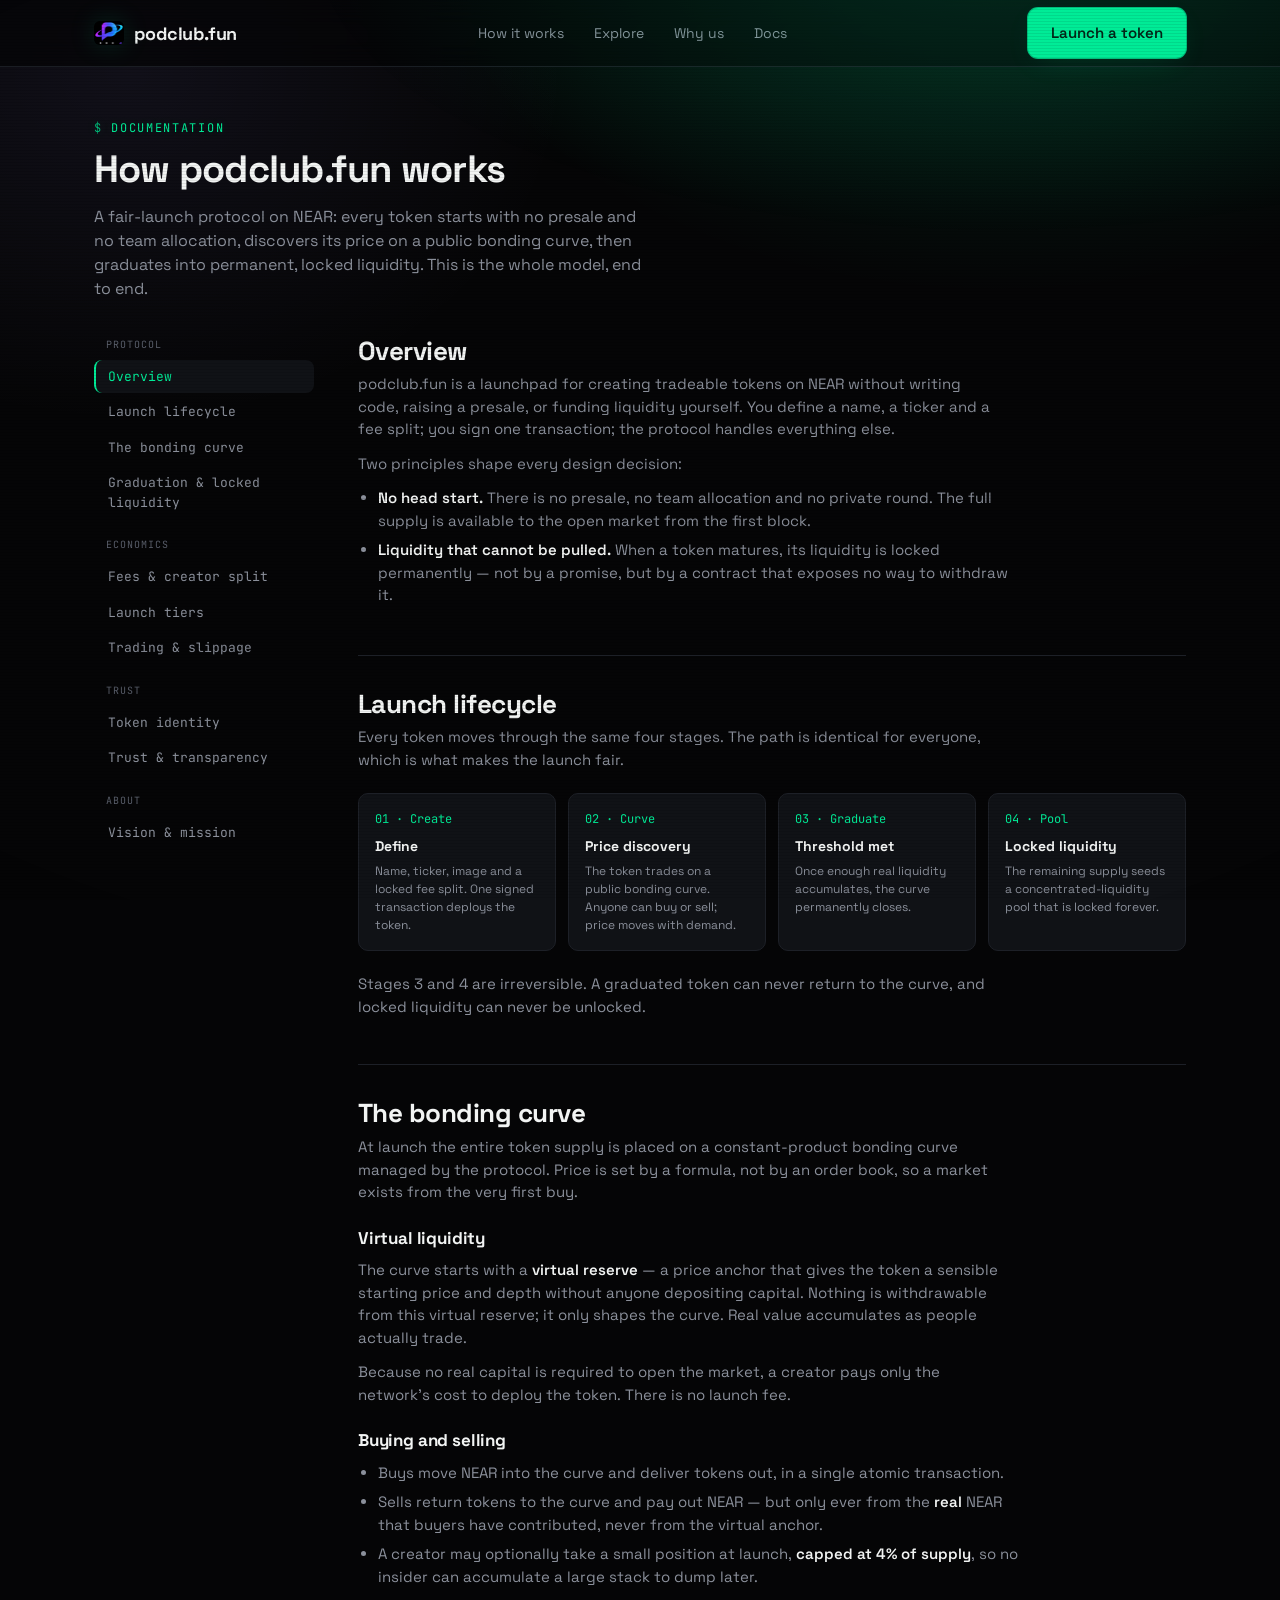
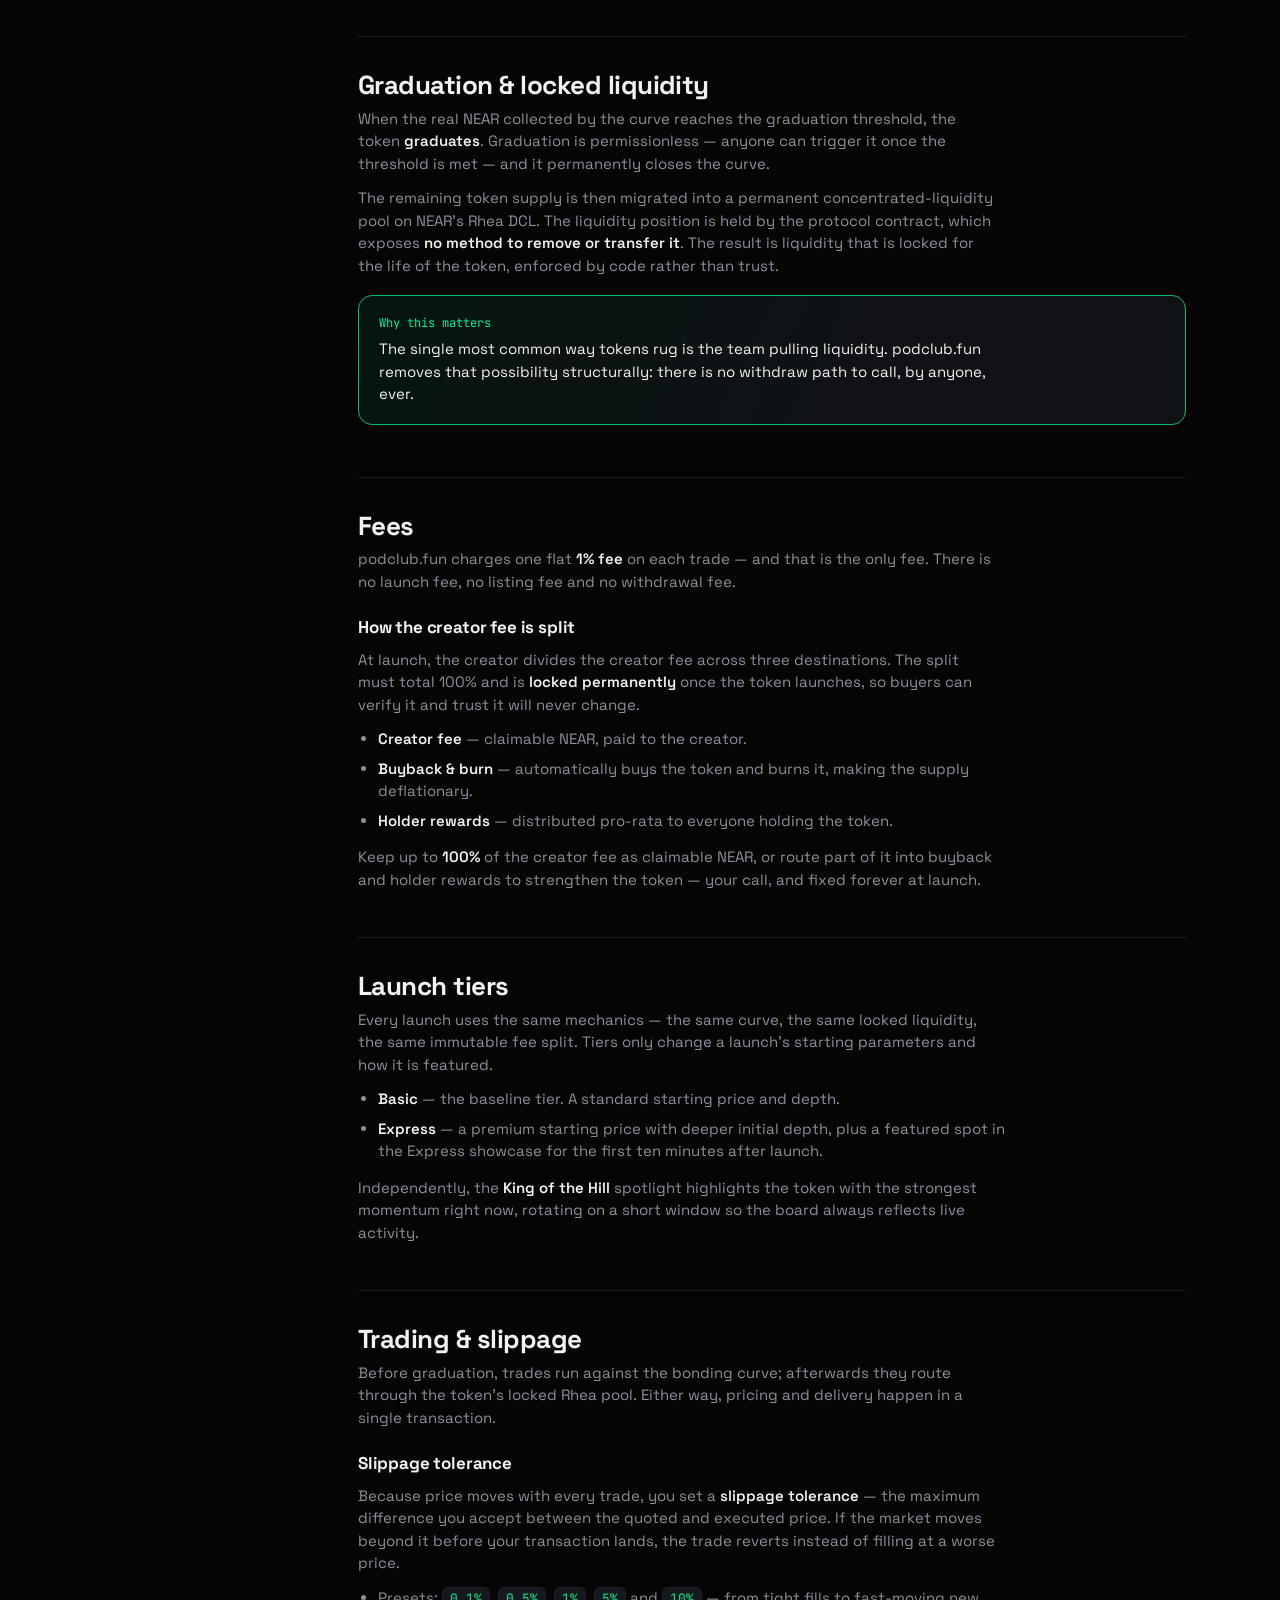
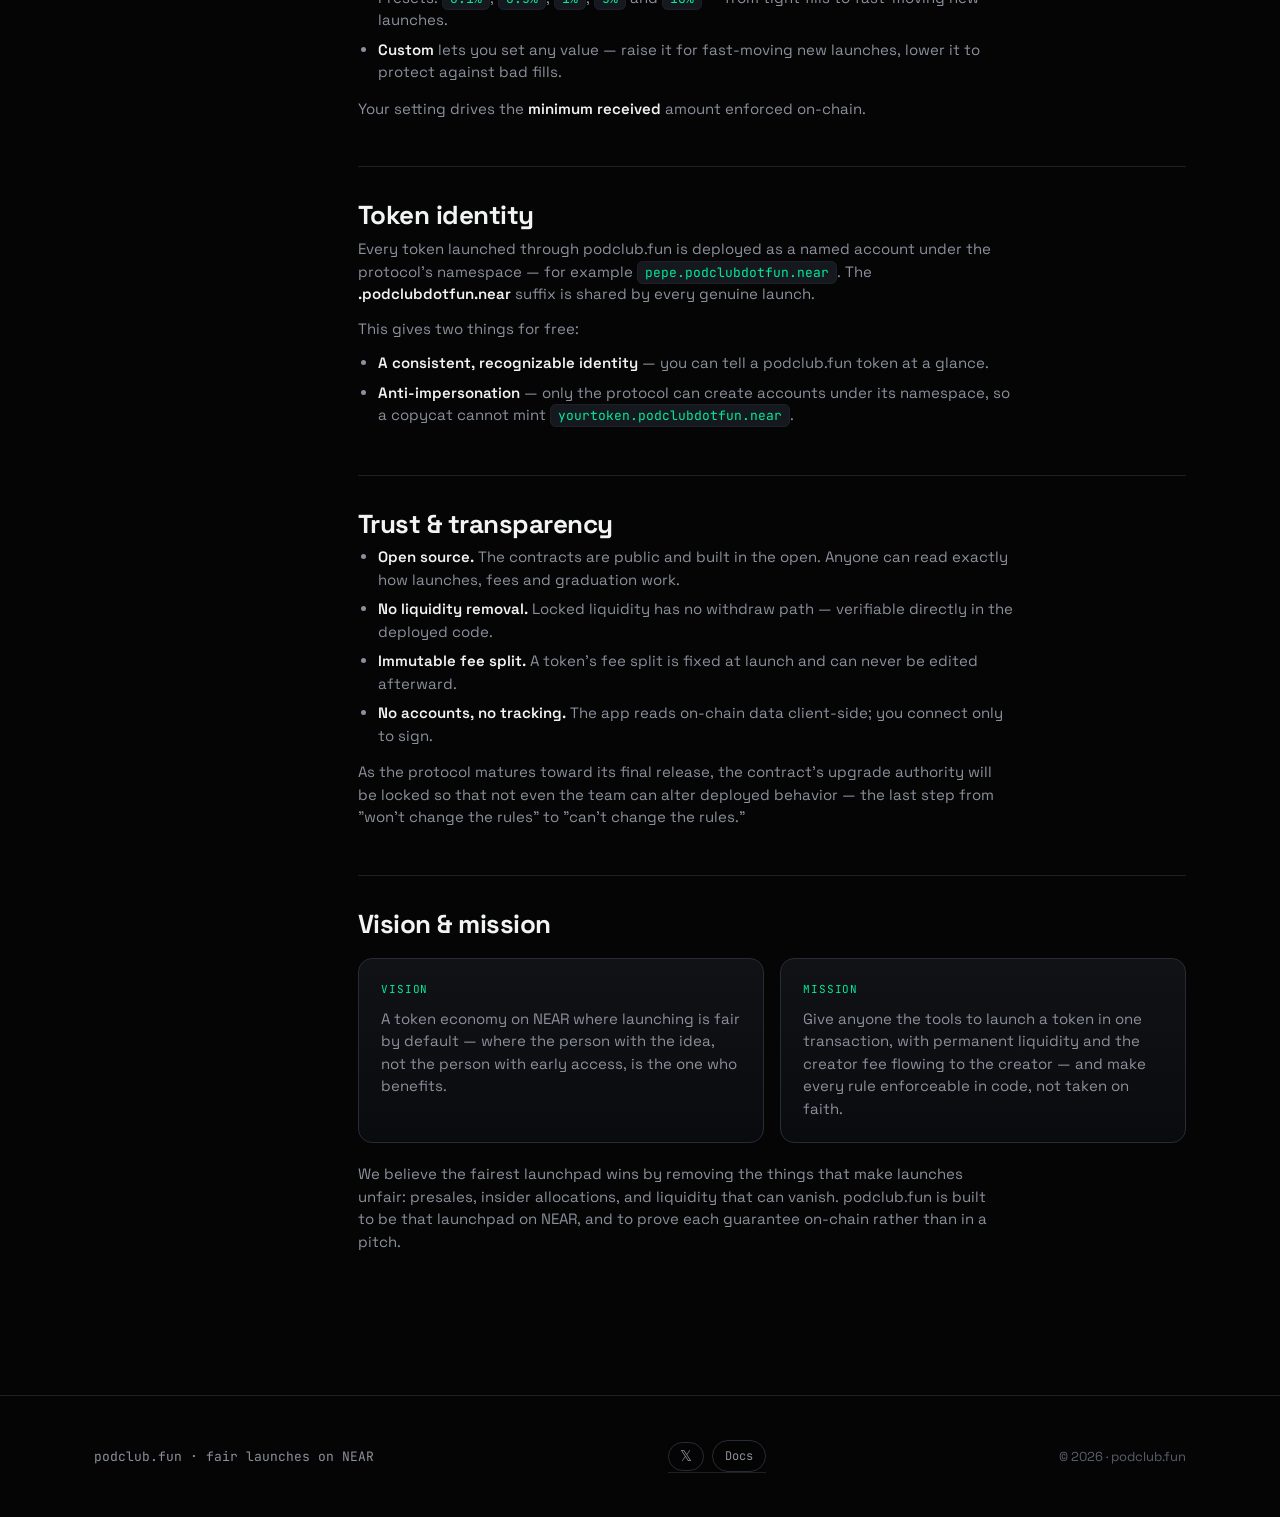
<file: web/docs.html>
<!doctype html>
<html lang="en">
<head>
<meta charset="utf-8" />
<meta name="viewport" content="width=device-width, initial-scale=1" />
<title>Docs — podclub.fun</title>
<meta name="description" content="How podclub.fun works: fair bonding-curve launches, permanent locked liquidity, and the vision behind the fairest launchpad on NEAR." />
<link rel="preconnect" href="https://fonts.googleapis.com" />
<link rel="preconnect" href="https://fonts.gstatic.com" crossorigin />
<link href="https://fonts.googleapis.com/css2?family=Space+Grotesk:wght@400;500;600;700&family=JetBrains+Mono:wght@400;500&display=swap" rel="stylesheet" />
<link rel="stylesheet" href="styles.css" />
</head>
<body>
<nav>
  <div class="wrap">
    <a class="brand" href="index.html"><img class="logo-img" src="assets/podclub-mark-96.png" alt="" /> podclub.fun</a>
    <div class="navlinks">
      <a href="docs.html#lifecycle">How it works</a>
      <a href="explore.html">Explore</a>
      <a href="docs.html#trust">Why us</a>
      <a href="docs.html">Docs</a>
    </div>
    <a class="btn btn-primary" href="create.html">Launch a token</a>
  </div>
</nav>

<main class="page">
  <div class="wrap">
    <div class="eyebrow">Documentation</div>
    <h2>How podclub.fun works</h2>
    <p class="lead">A fair-launch protocol on NEAR: every token starts with no presale and no team allocation, discovers its price on a public bonding curve, then graduates into permanent, locked liquidity. This is the whole model, end to end.</p>

    <div class="docs-grid">
      <aside class="docs-nav">
        <span class="grp-t">Protocol</span>
        <a href="#overview">Overview</a>
        <a href="#lifecycle">Launch lifecycle</a>
        <a href="#curve">The bonding curve</a>
        <a href="#graduation">Graduation &amp; locked liquidity</a>
        <span class="grp-t">Economics</span>
        <a href="#fees">Fees &amp; creator split</a>
        <a href="#tiers">Launch tiers</a>
        <a href="#trading">Trading &amp; slippage</a>
        <span class="grp-t">Trust</span>
        <a href="#identity">Token identity</a>
        <a href="#trust">Trust &amp; transparency</a>
        <span class="grp-t">About</span>
        <a href="#vision">Vision &amp; mission</a>
      </aside>

      <div class="doc" id="content">
        <article id="overview">
          <h2>Overview</h2>
          <p>podclub.fun is a launchpad for creating tradeable tokens on NEAR without writing code, raising a presale, or funding liquidity yourself. You define a name, a ticker and a fee split; you sign one transaction; the protocol handles everything else.</p>
          <p>Two principles shape every design decision:</p>
          <ul>
            <li><b>No head start.</b> There is no presale, no team allocation and no private round. The full supply is available to the open market from the first block.</li>
            <li><b>Liquidity that cannot be pulled.</b> When a token matures, its liquidity is locked permanently — not by a promise, but by a contract that exposes no way to withdraw it.</li>
          </ul>
        </article>

        <article id="lifecycle">
          <h2>Launch lifecycle</h2>
          <p>Every token moves through the same four stages. The path is identical for everyone, which is what makes the launch fair.</p>
          <div class="doc-flow">
            <div class="n"><div class="s">01 · Create</div><h4>Define</h4><p>Name, ticker, image and a locked fee split. One signed transaction deploys the token.</p></div>
            <div class="n"><div class="s">02 · Curve</div><h4>Price discovery</h4><p>The token trades on a public bonding curve. Anyone can buy or sell; price moves with demand.</p></div>
            <div class="n"><div class="s">03 · Graduate</div><h4>Threshold met</h4><p>Once enough real liquidity accumulates, the curve permanently closes.</p></div>
            <div class="n"><div class="s">04 · Pool</div><h4>Locked liquidity</h4><p>The remaining supply seeds a concentrated-liquidity pool that is locked forever.</p></div>
          </div>
          <p>Stages 3 and 4 are irreversible. A graduated token can never return to the curve, and locked liquidity can never be unlocked.</p>
        </article>

        <article id="curve">
          <h2>The bonding curve</h2>
          <p>At launch the entire token supply is placed on a constant-product bonding curve managed by the protocol. Price is set by a formula, not by an order book, so a market exists from the very first buy.</p>
          <h3>Virtual liquidity</h3>
          <p>The curve starts with a <b>virtual reserve</b> — a price anchor that gives the token a sensible starting price and depth without anyone depositing capital. Nothing is withdrawable from this virtual reserve; it only shapes the curve. Real value accumulates as people actually trade.</p>
          <p>Because no real capital is required to open the market, a creator pays only the network's cost to deploy the token. There is no launch fee.</p>
          <h3>Buying and selling</h3>
          <ul>
            <li>Buys move NEAR into the curve and deliver tokens out, in a single atomic transaction.</li>
            <li>Sells return tokens to the curve and pay out NEAR — but only ever from the <b>real</b> NEAR that buyers have contributed, never from the virtual anchor.</li>
            <li>A creator may optionally take a small position at launch, <b>capped at 4% of supply</b>, so no insider can accumulate a large stack to dump later.</li>
          </ul>
        </article>

        <article id="graduation">
          <h2>Graduation &amp; locked liquidity</h2>
          <p>When the real NEAR collected by the curve reaches the graduation threshold, the token <b>graduates</b>. Graduation is permissionless — anyone can trigger it once the threshold is met — and it permanently closes the curve.</p>
          <p>The remaining token supply is then migrated into a permanent concentrated-liquidity pool on NEAR's Rhea DCL. The liquidity position is held by the protocol contract, which exposes <b>no method to remove or transfer it</b>. The result is liquidity that is locked for the life of the token, enforced by code rather than trust.</p>
          <div class="callout">
            <div class="k">Why this matters</div>
            <p>The single most common way tokens rug is the team pulling liquidity. podclub.fun removes that possibility structurally: there is no withdraw path to call, by anyone, ever.</p>
          </div>
        </article>

        <article id="fees">
          <h2>Fees</h2>
          <p>podclub.fun charges one flat <b>1% fee</b> on each trade — and that is the only fee. There is no launch fee, no listing fee and no withdrawal fee.</p>
          <h3>How the creator fee is split</h3>
          <p>At launch, the creator divides the creator fee across three destinations. The split must total 100% and is <b>locked permanently</b> once the token launches, so buyers can verify it and trust it will never change.</p>
          <ul>
            <li><b>Creator fee</b> — claimable NEAR, paid to the creator.</li>
            <li><b>Buyback &amp; burn</b> — automatically buys the token and burns it, making the supply deflationary.</li>
            <li><b>Holder rewards</b> — distributed pro-rata to everyone holding the token.</li>
          </ul>
          <p>Keep up to <b>100%</b> of the creator fee as claimable NEAR, or route part of it into buyback and holder rewards to strengthen the token — your call, and fixed forever at launch.</p>
        </article>

        <article id="tiers">
          <h2>Launch tiers</h2>
          <p>Every launch uses the same mechanics — the same curve, the same locked liquidity, the same immutable fee split. Tiers only change a launch's starting parameters and how it is featured.</p>
          <ul>
            <li><b>Basic</b> — the baseline tier. A standard starting price and depth.</li>
            <li><b>Express</b> — a premium starting price with deeper initial depth, plus a featured spot in the Express showcase for the first ten minutes after launch.</li>
          </ul>
          <p>Independently, the <b>King of the Hill</b> spotlight highlights the token with the strongest momentum right now, rotating on a short window so the board always reflects live activity.</p>
        </article>

        <article id="trading">
          <h2>Trading &amp; slippage</h2>
          <p>Before graduation, trades run against the bonding curve; afterwards they route through the token's locked Rhea pool. Either way, pricing and delivery happen in a single transaction.</p>
          <h3>Slippage tolerance</h3>
          <p>Because price moves with every trade, you set a <b>slippage tolerance</b> — the maximum difference you accept between the quoted and executed price. If the market moves beyond it before your transaction lands, the trade reverts instead of filling at a worse price.</p>
          <ul>
            <li>Presets: <code>0.1%</code>, <code>0.5%</code>, <code>1%</code>, <code>5%</code> and <code>10%</code> — from tight fills to fast-moving new launches.</li>
            <li><b>Custom</b> lets you set any value — raise it for fast-moving new launches, lower it to protect against bad fills.</li>
          </ul>
          <p>Your setting drives the <b>minimum received</b> amount enforced on-chain.</p>
        </article>

        <article id="identity">
          <h2>Token identity</h2>
          <p>Every token launched through podclub.fun is deployed as a named account under the protocol's namespace — for example <code>pepe.podclubdotfun.near</code>. The <b>.podclubdotfun.near</b> suffix is shared by every genuine launch.</p>
          <p>This gives two things for free:</p>
          <ul>
            <li><b>A consistent, recognizable identity</b> — you can tell a podclub.fun token at a glance.</li>
            <li><b>Anti-impersonation</b> — only the protocol can create accounts under its namespace, so a copycat cannot mint <code>yourtoken.podclubdotfun.near</code>.</li>
          </ul>
        </article>

        <article id="trust">
          <h2>Trust &amp; transparency</h2>
          <ul>
            <li><b>Open source.</b> The contracts are public and built in the open. Anyone can read exactly how launches, fees and graduation work.</li>
            <li><b>No liquidity removal.</b> Locked liquidity has no withdraw path — verifiable directly in the deployed code.</li>
            <li><b>Immutable fee split.</b> A token's fee split is fixed at launch and can never be edited afterward.</li>
            <li><b>No accounts, no tracking.</b> The app reads on-chain data client-side; you connect only to sign.</li>
          </ul>
          <p>As the protocol matures toward its final release, the contract's upgrade authority will be locked so that not even the team can alter deployed behavior — the last step from "won't change the rules" to "can't change the rules."</p>
        </article>

        <article id="vision">
          <h2>Vision &amp; mission</h2>
          <div class="mission">
            <div class="m">
              <div class="k">Vision</div>
              <p>A token economy on NEAR where launching is fair by default — where the person with the idea, not the person with early access, is the one who benefits.</p>
            </div>
            <div class="m">
              <div class="k">Mission</div>
              <p>Give anyone the tools to launch a token in one transaction, with permanent liquidity and the creator fee flowing to the creator — and make every rule enforceable in code, not taken on faith.</p>
            </div>
          </div>
          <p>We believe the fairest launchpad wins by removing the things that make launches unfair: presales, insider allocations, and liquidity that can vanish. podclub.fun is built to be that launchpad on NEAR, and to prove each guarantee on-chain rather than in a pitch.</p>
        </article>
      </div>
    </div>
  </div>
</main>

<footer>
  <div class="wrap foot">
    <span class="mono">podclub.fun · fair launches on NEAR</span>
    <nav class="foot-social" aria-label="Official channels">
      <a href="https://x.com/PodclubDOTfun" target="_blank" rel="noopener noreferrer" data-social="x" aria-label="podclub.fun on X" title="podclub.fun on X">𝕏</a>
      <a href="docs.html">Docs</a>
    </nav>
    <span>© 2026 · podclub.fun</span>
  </div>
</footer>
<script>
(function(){
  try{document.documentElement.style.scrollBehavior='smooth';}catch(e){}
  var links=[].slice.call(document.querySelectorAll('.docs-nav a[href^="#"]'));
  var map={};
  links.forEach(function(a){var id=a.getAttribute('href').slice(1);var s=document.getElementById(id);if(s)map[id]=a;});
  var sections=Object.keys(map).map(function(id){return document.getElementById(id);});
  if('IntersectionObserver' in window && sections.length){
    var io=new IntersectionObserver(function(entries){
      entries.forEach(function(en){
        if(en.isIntersecting){
          links.forEach(function(a){a.classList.remove('active');});
          var a=map[en.target.id]; if(a)a.classList.add('active');
        }
      });
    },{rootMargin:'-45% 0px -50% 0px',threshold:0});
    sections.forEach(function(s){io.observe(s);});
  }
})();
</script>
<script src="nav.js"></script>
</body>
</html>
</file>
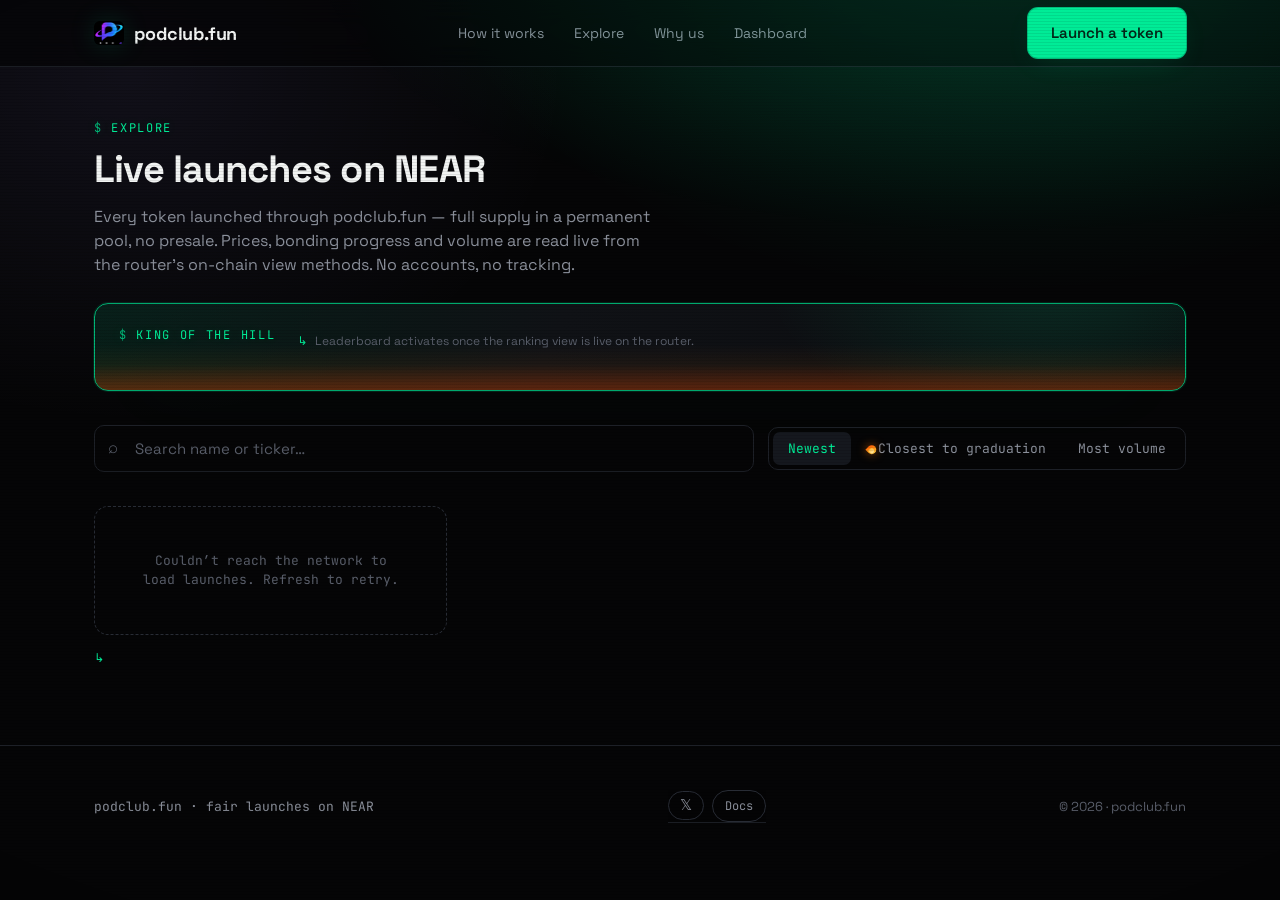
<file: web/explore.html>
<!doctype html>
<html lang="en">
<head>
<meta charset="utf-8" />
<meta name="viewport" content="width=device-width, initial-scale=1" />
<title>Explore launches — podclub.fun</title>
<meta name="description" content="Live fair-launch tokens on NEAR — price, volume and holders, pulled client-side." />
<link rel="preconnect" href="https://fonts.googleapis.com" />
<link rel="preconnect" href="https://fonts.gstatic.com" crossorigin />
<link href="https://fonts.googleapis.com/css2?family=Space+Grotesk:wght@400;500;600;700&family=JetBrains+Mono:wght@400;500&display=swap" rel="stylesheet" />
<link rel="stylesheet" href="styles.css" />
</head>
<body>
<nav>
  <div class="wrap">
    <a class="brand" href="index.html"><img class="logo-img" src="assets/podclub-mark-96.png" alt="" /> podclub.fun</a>
    <div class="navlinks">
      <a href="docs.html#lifecycle">How it works</a>
      <a href="explore.html">Explore</a>
      <a href="docs.html#trust">Why us</a>
      <a href="dashboard.html">Dashboard</a>
    </div>
    <a class="btn btn-primary" href="create.html">Launch a token</a>
  </div>
</nav>

<main class="page">
  <div class="wrap">
    <div class="eyebrow">Explore</div>
    <h2>Live launches on NEAR</h2>
    <p class="lead">Every token launched through podclub.fun — full supply in a permanent pool, no presale. Prices, bonding progress and volume are read live from the router's on-chain view methods. No accounts, no tracking.</p>

    <div class="koth" id="koth"></div>

    <div class="toolbar">
      <div class="search"><input class="inp" id="q" placeholder="Search name or ticker…" /></div>
      <div class="tabs" id="tabs">
        <button class="tab on" data-sort="new">Newest</button>
        <button class="tab" data-sort="progress"><span class="flame flame-sm" aria-hidden="true"></span>Closest to graduation</button>
        <button class="tab" data-sort="volume">Most volume</button>
      </div>
    </div>

    <div class="feed" id="feed"><div class="empty">Loading launches…</div></div>
    <div class="note" id="feedNote"></div>
  </div>
</main>

<footer>
  <div class="wrap foot">
    <span class="mono">podclub.fun · fair launches on NEAR</span>
    <nav class="foot-social" aria-label="Official channels">
      <a href="https://x.com/PodclubDOTfun" target="_blank" rel="noopener noreferrer" data-social="x" aria-label="podclub.fun on X" title="podclub.fun on X">𝕏</a>
      <a href="docs.html">Docs</a>
    </nav>
    <span>© 2026 · podclub.fun</span>
  </div>
</footer>
<script src="config.testnet.js"></script>
<script src="api.js"></script>
<script src="price.js"></script>
<script>
(function(){
  var SOCIAL_ICONS={
    x:'<svg viewBox="0 0 24 24" aria-hidden="true"><path d="M18.244 2.25h3.308l-7.227 8.26 8.502 11.24H16.17l-5.214-6.817L4.99 21.75H1.68l7.73-8.835L1.254 2.25H8.08l4.713 6.231zm-1.161 17.52h1.833L7.084 4.126H5.117z"/></svg>',
    tg:'<svg viewBox="0 0 24 24" aria-hidden="true"><path d="M9.78 18.65l.28-4.23 7.68-6.92c.34-.31-.07-.46-.52-.19L7.74 13.3 3.64 12c-.88-.25-.89-.86.2-1.3l15.97-6.16c.73-.33 1.43.18 1.15 1.3l-2.72 12.81c-.19.91-.74 1.13-1.5.71L12.6 16.3l-1.99 1.93c-.23.23-.42.42-.83.42z"/></svg>',
    dc:'<svg viewBox="0 0 24 24" aria-hidden="true"><path d="M20.317 4.37a19.79 19.79 0 0 0-4.885-1.515.074.074 0 0 0-.079.037c-.21.375-.444.864-.608 1.25a18.27 18.27 0 0 0-5.487 0 12.64 12.64 0 0 0-.617-1.25.077.077 0 0 0-.079-.037A19.74 19.74 0 0 0 3.677 4.37a.07.07 0 0 0-.032.027C.533 9.046-.32 13.58.099 18.057a.082.082 0 0 0 .031.057 19.9 19.9 0 0 0 5.993 3.03.078.078 0 0 0 .084-.028 14.09 14.09 0 0 0 1.226-1.994.076.076 0 0 0-.041-.106 13.11 13.11 0 0 1-1.872-.892.077.077 0 0 1-.008-.128 10.2 10.2 0 0 0 .372-.292.074.074 0 0 1 .077-.01c3.928 1.793 8.18 1.793 12.062 0a.074.074 0 0 1 .078.01c.12.098.246.198.373.292a.077.077 0 0 1-.006.127 12.3 12.3 0 0 1-1.873.892.077.077 0 0 0-.041.107c.36.698.772 1.362 1.225 1.993a.076.076 0 0 0 .084.028 19.84 19.84 0 0 0 6.002-3.03.077.077 0 0 0 .032-.054c.5-5.177-.838-9.674-3.549-13.66a.061.061 0 0 0-.031-.03zM8.02 15.33c-1.183 0-2.157-1.085-2.157-2.419 0-1.333.956-2.419 2.157-2.419 1.21 0 2.176 1.096 2.157 2.42 0 1.333-.956 2.418-2.157 2.418zm7.975 0c-1.183 0-2.157-1.085-2.157-2.419 0-1.333.955-2.419 2.157-2.419 1.21 0 2.176 1.096 2.157 2.42 0 1.333-.946 2.418-2.157 2.418z"/></svg>',
    web:'<svg viewBox="0 0 24 24" aria-hidden="true"><path d="M12 2C6.48 2 2 6.48 2 12s4.48 10 10 10 10-4.48 10-10S17.52 2 12 2zm-1 17.93c-3.95-.49-7-3.85-7-7.93 0-.62.08-1.21.21-1.79L9 15v1c0 1.1.9 2 2 2v1.93zm6.9-2.54c-.26-.81-1-1.39-1.9-1.39h-1v-3c0-.55-.45-1-1-1H8v-2h2c.55 0 1-.45 1-1V7h2c1.1 0 2-.9 2-2v-.41c2.93 1.19 5 4.06 5 7.41 0 2.08-.8 3.97-2.1 5.39z"/></svg>'
  };
  function esc(s){return String(s==null?'':s).replace(/[&<>"]/g,function(c){return {'&':'&amp;','<':'&lt;','>':'&gt;','"':'&quot;'}[c];});}
  function safeUrl(u){u=(u||'').trim();if(!u)return'';return /^https?:\/\//i.test(u)?u:'https://'+u;}
  function socialRow(s){
    if(!s)return '';
    var items=[],map=[['x','x','X'],['telegram','tg','Telegram'],['discord','dc','Discord'],['website','web','Website']];
    map.forEach(function(m){var u=safeUrl(s[m[0]]);if(u)items.push('<a href="'+esc(u)+'" target="_blank" rel="noopener noreferrer" title="'+m[2]+'" aria-label="'+m[2]+'">'+SOCIAL_ICONS[m[1]]+'</a>');});
    return items.length?'<div class="tkn-social">'+items.join('')+'</div>':'';
  }
  // yocto wNEAR → short display string (real value; "—" if missing).
  function nearStr(y,max){
    if(y==null)return '—';
    try{var n=Number(BigInt(y)/1000000000000000000n)/1e6;return n.toLocaleString('en-US',{maximumFractionDigits:max==null?4:max});}catch(e){return '—';}
  }
  // spot price is wNEAR per whole token (decimal string). Render USD when a live NEAR price exists.
  function priceUsd(spot){
    if(spot==null||!window.FLPrice)return null;
    var u=FLPrice.nearToUsd(parseFloat(spot));
    return u;
  }
  var PHASE={Seeding:'Seeding',Live:'Live',Graduated:'Graduated',Pooling:'Pooling',Pooled:'Pooled'};

  function card(l){
    var sym=esc(l.symbol),age=FLApi.ageFrom(l.created_at);
    var prog=(l.progress_bps||0)/100;
    var usd=priceUsd(l.spot_price);
    var vol=l.volume_24h!=null?nearStr(l.volume_24h,0):nearStr(l.volume,0);
    var volLbl=l.volume_24h!=null?'Volume 24h':'Volume total';
    return '<div class="tkn" data-href="trade.html?t='+encodeURIComponent(l.token_id)+'" role="link" tabindex="0">'
      +'<div class="tkn-head"><div class="tlogo">'+esc((l.symbol||'?').slice(0,1))+'</div>'
      +'<div><div class="tkn-name">'+esc(l.name)+'</div><div class="tkn-sym">$'+sym+(age?' · '+age:'')+' · <span class="phase">'+esc(PHASE[l.phase]||l.phase)+'</span></div></div></div>'
      +'<div class="tkn-price"><span class="p">'+nearStr(l.spot_price,8)+' <i class="nr" style="color:var(--faint)"></i></span>'
      +'<span class="chg">'+(usd!=null?esc(usd):'—')+'</span></div>'
      +'<div class="prog"><div class="prog-bar"><span style="width:'+prog+'%"></span></div><div class="prog-lab">'+prog.toFixed(1)+'% to graduation</div></div>'
      +'<div class="tkn-stats"><div><span>'+volLbl+'</span>'+vol+' <i class="nr"></i></div>'
      +'<div style="text-align:right"><span>Raised</span>'+nearStr(l.real_near,2)+' <i class="nr"></i></div></div>'
      +socialRow(l.socials)+'</div>';
  }

  function renderKing(king){
    var koth=document.getElementById('koth'); if(!koth)return;
    if(king==null){ // view not available on the deployed router — say so, don't fake a king
      koth.className='koth';
      koth.innerHTML='<div class="koth-in koth-empty"><div class="eyebrow">King of the Hill</div><div class="note" style="margin:0">Leaderboard activates once the ranking view is live on the router.</div></div>';
      return;
    }
    if(!king.length){koth.style.display='none';return;}
    var t=king[0];
    koth.innerHTML='<div class="koth-in">'
      +'<div class="koth-crown">👑</div>'
      +'<div class="koth-logo">'+esc((t.symbol||'?').slice(0,1))+'</div>'
      +'<div class="koth-id"><div class="eyebrow">King of the Hill</div>'
      +'<div class="koth-name">'+esc(t.name)+'</div>'
      +'<div class="koth-sym">$'+esc(t.symbol)+' · '+FLApi.ageFrom(t.created_at)+'</div></div>'
      +'<div class="koth-stats">'
      +'<div class="koth-stat"><div class="k">Progress</div><div class="v" style="color:var(--accent)">'+((t.progress_bps||0)/100).toFixed(1)+'%</div></div>'
      +'<div class="koth-stat"><div class="k">Raised</div><div class="v">'+nearStr(t.real_near,1)+' <i class="nr"></i></div></div>'
      +'<div class="koth-stat"><div class="k">Goal</div><div class="v">'+nearStr(t.graduation_near,0)+' <i class="nr"></i></div></div>'
      +'<a class="btn btn-primary" href="trade.html?t='+encodeURIComponent(t.token_id)+'">Trade →</a>'
      +'</div>'
      +'<div class="koth-fire" aria-hidden="true">'+Array(9).join('<span class="flame"></span>')+'</div>';
  }

  var feed=document.getElementById('feed'),note=document.getElementById('feedNote'),q=document.getElementById('q'),sort='new';
  var ALL=[];
  function bignum(y){try{return BigInt(y||0);}catch(e){return 0n;}}
  function render(){
    var list=ALL.slice(),term=(q.value||'').toLowerCase();
    if(term)list=list.filter(function(l){return ((l.name||'')+(l.symbol||'')).toLowerCase().indexOf(term)>-1;});
    if(sort==='progress')list.sort(function(a,b){return (b.progress_bps||0)-(a.progress_bps||0);});
    else if(sort==='volume')list.sort(function(a,b){var d=bignum(b.volume)-bignum(a.volume);return d>0n?1:d<0n?-1:0;});
    else list.sort(function(a,b){return Number(b.created_at||0)-Number(a.created_at||0);}); // newest
    feed.innerHTML=list.length?list.map(card).join(''):'<div class="empty">'+(term?'No tokens match “'+esc(term)+'”.':'No launches yet — be the first to <a href="create.html">launch a token</a>.')+'</div>';
  }
  function refreshUsd(){ if(ALL.length)render(); } // re-render prices when a live NEAR quote lands
  window.addEventListener('fl:price',refreshUsd);

  q.addEventListener('input',render);
  feed.addEventListener('click',function(e){
    if(e.target.closest('.tkn-social'))return;
    var c=e.target.closest('.tkn'); if(c&&c.dataset.href)location.href=c.dataset.href;
  });
  feed.addEventListener('keydown',function(e){
    if(e.key!=='Enter'&&e.key!==' ')return;
    var c=e.target.closest('.tkn'); if(c&&c.dataset.href){e.preventDefault();location.href=c.dataset.href;}
  });
  document.getElementById('tabs').addEventListener('click',function(e){
    var b=e.target.closest('.tab'); if(!b)return;
    [].forEach.call(this.children,function(c){c.classList.remove('on')});
    b.classList.add('on'); sort=b.dataset.sort; render();
  });

  // ---- load real on-chain data ----
  (async function(){
    try{ renderKing(await FLApi.king()); }catch(e){ /* leave koth empty on error, never fake */ }
    try{
      ALL=await FLApi.launches();
      render();
      note.textContent=ALL.length?('Live from '+FLApi.CONTRACT_ID+' · '+ALL.length+' launch'+(ALL.length===1?'':'es')+'. Prices are on-curve spot; 24h volume appears once the indexer has a day of history.'):'';
    }catch(e){
      feed.innerHTML='<div class="empty">Couldn’t reach the network to load launches. Refresh to retry.</div>';
      note.textContent='';
    }
  })();
})();
</script>
<script src="nav.js"></script>
</body>
</html>
</file>
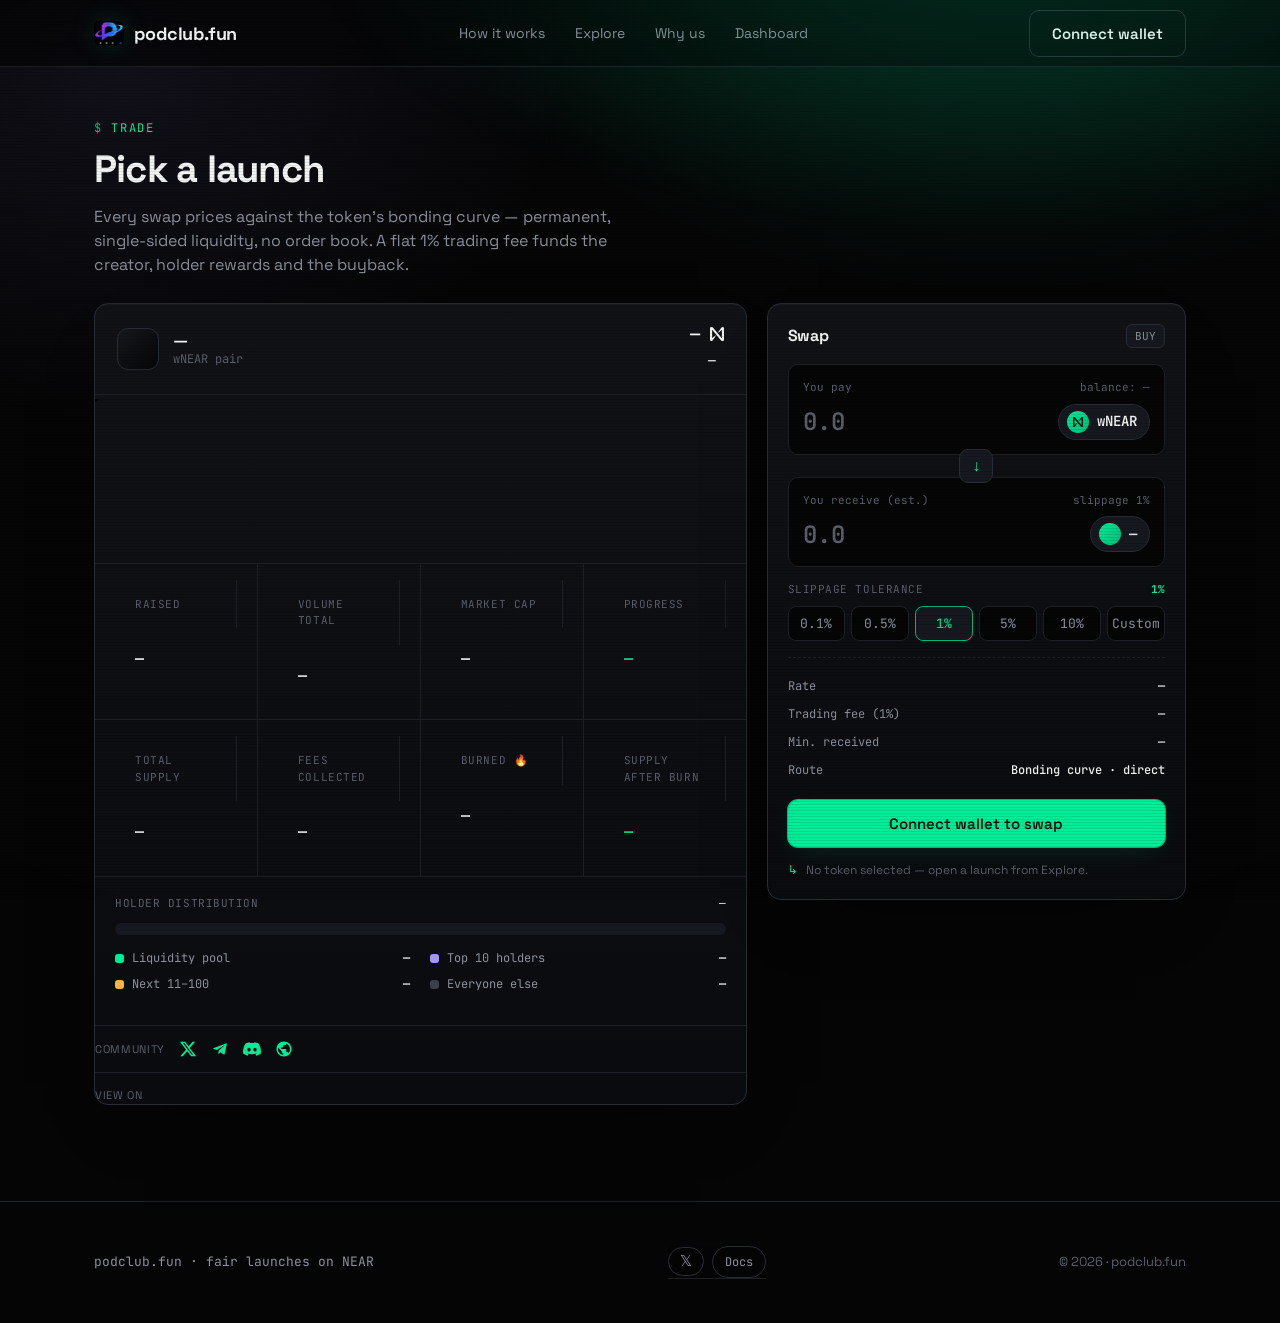
<file: web/trade.html>
<!doctype html>
<html lang="en">
<head>
<meta charset="utf-8" />
<meta name="viewport" content="width=device-width, initial-scale=1" />
<title>Trade — podclub.fun</title>
<meta name="description" content="Swap fair-launch NEAR tokens. 1% fee, permanent liquidity, no accounts." />
<link rel="preconnect" href="https://fonts.googleapis.com" />
<link rel="preconnect" href="https://fonts.gstatic.com" crossorigin />
<link href="https://fonts.googleapis.com/css2?family=Space+Grotesk:wght@400;500;600;700&family=JetBrains+Mono:wght@400;500&display=swap" rel="stylesheet" />
<link rel="stylesheet" href="styles.css" />
</head>
<body>
<nav>
  <div class="wrap">
    <a class="brand" href="index.html"><img class="logo-img" src="assets/podclub-mark-96.png" alt="" /> podclub.fun</a>
    <div class="navlinks">
      <a href="docs.html#lifecycle">How it works</a>
      <a href="explore.html">Explore</a>
      <a href="docs.html#trust">Why us</a>
      <a href="dashboard.html">Dashboard</a>
    </div>
    <button class="btn btn-ghost" data-connect>Connect wallet</button>
  </div>
</nav>

<main class="page">
  <div class="wrap">
    <div class="eyebrow">Trade</div>
    <h2 id="pairTitle">Loading launch…</h2>
    <p class="lead">Every swap prices against the token's bonding curve — permanent, single-sided liquidity, no order book. A flat 1% trading fee funds the creator, holder rewards and the buyback.</p>

    <div class="trade-grid">
      <div class="panel">
        <div class="chart-head">
          <div class="tlogo" id="tLogo"></div>
          <div>
            <div class="tkn-name" id="tName">—</div>
            <div class="tkn-sym" id="tSym">wNEAR pair</div>
          </div>
          <div style="margin-left:auto;text-align:right">
            <div class="tkn-name mono" id="tPx">— <i class="nr"></i></div>
            <div class="chg" id="tUsd" style="display:inline-block;margin-top:4px">—</div>
          </div>
        </div>
        <svg class="lc-svg" id="tCurve" viewBox="0 0 600 200" preserveAspectRatio="none" aria-hidden="true" style="width:100%;height:150px;margin:4px 0 14px">
          <path class="lc-area" id="tArea"></path>
          <path class="lc-stroke" id="tStroke"></path>
          <circle class="lc-dot" id="tDot" r="3.4"></circle>
        </svg>
        <div class="tkn-meta">
          <div><div class="k">Raised</div><div class="val" id="tRaised">—</div></div>
          <div><div class="k">Volume total</div><div class="val" id="tVol">—</div></div>
          <div><div class="k">Market cap</div><div class="val" id="tMcap">—</div></div>
          <div><div class="k">Progress</div><div class="val accent" id="tProg">—</div></div>
        </div>
        <div class="tkn-meta">
          <div><div class="k">Total supply</div><div class="val" id="tSupply">—</div></div>
          <div><div class="k">Fees collected</div><div class="val" id="tFees">—</div></div>
          <div><div class="k">Burned 🔥</div><div class="val" id="tBurned">—</div></div>
          <div><div class="k">Supply after burn</div><div class="val accent" id="tNet">—</div></div>
        </div>
        <div class="holders">
          <div class="holders-head">
            <span class="k">Holder distribution</span>
            <span class="hint" id="hHint">—</span>
          </div>
          <div class="hbar">
            <span class="h-lp" id="hbLp"></span>
            <span class="h-top" id="hbTop"></span>
            <span class="h-mid" id="hbMid"></span>
            <span class="h-rest" id="hbRest"></span>
          </div>
          <div class="hleg">
            <div class="row"><span class="dot h-lp"></span> Liquidity pool <b id="hLp">—</b></div>
            <div class="row"><span class="dot h-top"></span> Top 10 holders <b id="hTop">—</b></div>
            <div class="row"><span class="dot h-mid"></span> Next 11–100 <b id="hMid">—</b></div>
            <div class="row"><span class="dot h-rest"></span> Everyone else <b id="hRest">—</b></div>
          </div>
        </div>
        <div class="scanrow" id="socialRow">
          <span class="k">Community</span>
          <a class="scan" id="soX" href="#" target="_blank" rel="noopener noreferrer" title="X" aria-label="X"><svg viewBox="0 0 24 24" aria-hidden="true"><path d="M18.244 2.25h3.308l-7.227 8.26 8.502 11.24H16.17l-5.214-6.817L4.99 21.75H1.68l7.73-8.835L1.254 2.25H8.08l4.713 6.231zm-1.161 17.52h1.833L7.084 4.126H5.117z"/></svg></a>
          <a class="scan" id="soTg" href="#" target="_blank" rel="noopener noreferrer" title="Telegram" aria-label="Telegram"><svg viewBox="0 0 24 24" aria-hidden="true"><path d="M9.78 18.65l.28-4.23 7.68-6.92c.34-.31-.07-.46-.52-.19L7.74 13.3 3.64 12c-.88-.25-.89-.86.2-1.3l15.97-6.16c.73-.33 1.43.18 1.15 1.3l-2.72 12.81c-.19.91-.74 1.13-1.5.71L12.6 16.3l-1.99 1.93c-.23.23-.42.42-.83.42z"/></svg></a>
          <a class="scan" id="soDc" href="#" target="_blank" rel="noopener noreferrer" title="Discord" aria-label="Discord"><svg viewBox="0 0 24 24" aria-hidden="true"><path d="M20.317 4.37a19.79 19.79 0 0 0-4.885-1.515.074.074 0 0 0-.079.037c-.21.375-.444.864-.608 1.25a18.27 18.27 0 0 0-5.487 0 12.64 12.64 0 0 0-.617-1.25.077.077 0 0 0-.079-.037A19.74 19.74 0 0 0 3.677 4.37a.07.07 0 0 0-.032.027C.533 9.046-.32 13.58.099 18.057a.082.082 0 0 0 .031.057 19.9 19.9 0 0 0 5.993 3.03.078.078 0 0 0 .084-.028 14.09 14.09 0 0 0 1.226-1.994.076.076 0 0 0-.041-.106 13.11 13.11 0 0 1-1.872-.892.077.077 0 0 1-.008-.128 10.2 10.2 0 0 0 .372-.292.074.074 0 0 1 .077-.01c3.928 1.793 8.18 1.793 12.062 0a.074.074 0 0 1 .078.01c.12.098.246.198.373.292a.077.077 0 0 1-.006.127 12.3 12.3 0 0 1-1.873.892.077.077 0 0 0-.041.107c.36.698.772 1.362 1.225 1.993a.076.076 0 0 0 .084.028 19.84 19.84 0 0 0 6.002-3.03.077.077 0 0 0 .032-.054c.5-5.177-.838-9.674-3.549-13.66a.061.061 0 0 0-.031-.03zM8.02 15.33c-1.183 0-2.157-1.085-2.157-2.419 0-1.333.956-2.419 2.157-2.419 1.21 0 2.176 1.096 2.157 2.42 0 1.333-.956 2.418-2.157 2.418zm7.975 0c-1.183 0-2.157-1.085-2.157-2.419 0-1.333.955-2.419 2.157-2.419 1.21 0 2.176 1.096 2.157 2.42 0 1.333-.946 2.418-2.157 2.418z"/></svg></a>
          <a class="scan" id="soWeb" href="#" target="_blank" rel="noopener noreferrer" title="Website" aria-label="Website"><svg viewBox="0 0 24 24" aria-hidden="true"><path d="M12 2C6.48 2 2 6.48 2 12s4.48 10 10 10 10-4.48 10-10S17.52 2 12 2zm-1 17.93c-3.95-.49-7-3.85-7-7.93 0-.62.08-1.21.21-1.79L9 15v1c0 1.1.9 2 2 2v1.93zm6.9-2.54c-.26-.81-1-1.39-1.9-1.39h-1v-3c0-.55-.45-1-1-1H8v-2h2c.55 0 1-.45 1-1V7h2c1.1 0 2-.9 2-2v-.41c2.93 1.19 5 4.06 5 7.41 0 2.08-.8 3.97-2.1 5.39z"/></svg></a>
        </div>
        <div class="scanrow" id="scanRow">
          <span class="k">View on</span>
          <a class="scan" id="scDex" href="#" target="_blank" rel="noopener noreferrer" title="DexScreener" aria-label="DexScreener" style="display:none"><svg viewBox="0 0 24 24" aria-hidden="true"><path d="M4 13h4v7H4zM10 4h4v16h-4zM16 9h4v11h-4z"/></svg></a>
          <a class="scan" id="scGecko" href="#" target="_blank" rel="noopener noreferrer" title="GeckoTerminal" aria-label="GeckoTerminal" style="display:none"><svg viewBox="0 0 24 24" aria-hidden="true"><path d="M3.5 18.5l6-6 4 4L22 6.92 20.59 5.5l-7.09 7.09-4-4L2 16.99z"/></svg></a>
          <a class="scan" id="scRhea" href="#" target="_blank" rel="noopener noreferrer" title="Rhea" aria-label="Rhea" style="display:none"><svg viewBox="0 0 24 24" aria-hidden="true"><path d="M12 2.69l5.66 5.66a8 8 0 1 1-11.31 0z"/></svg></a>
          <a class="scan" id="scExp" href="#" target="_blank" rel="noopener noreferrer" title="NEAR Explorer" aria-label="NEAR Explorer" style="display:none"><svg viewBox="0 0 24 24" aria-hidden="true"><path d="M21 16.5c0 .38-.21.71-.53.88l-7.9 4.44c-.16.12-.36.18-.57.18s-.41-.06-.57-.18l-7.9-4.44A.991.991 0 0 1 3 16.5v-9c0-.38.21-.71.53-.88l7.9-4.44c.16-.12.36-.18.57-.18s.41.06.57.18l7.9 4.44c.32.17.53.5.53.88v9zM12 4.15L5.04 8 12 11.85 18.96 8 12 4.15z"/></svg></a>
        </div>
      </div>

      <div class="panel swap">
        <div class="swap-title"><h3>Swap</h3><span class="bbtag" id="sideTag">BUY</span></div>
        <div class="swfield">
          <div class="top"><span id="fromLbl">You pay</span><span>balance: —</span></div>
          <div class="swap-row">
            <input class="swap-amt" id="fromAmt" placeholder="0.0" inputmode="decimal" />
            <span class="asset" id="fromAsset"><span class="d"><i class="nr"></i></span> wNEAR</span>
          </div>
        </div>
        <div class="swap-mid"><button class="arr" id="flip" title="Flip direction">↓</button></div>
        <div class="swfield">
          <div class="top"><span>You receive (est.)</span><span id="slipInline">slippage 1%</span></div>
          <div class="swap-row">
            <input class="swap-amt" id="toAmt" placeholder="0.0" readonly />
            <span class="asset" id="toAsset"><span class="d"></span> —</span>
          </div>
        </div>
        <div class="slip">
          <div class="slip-lab"><span>Slippage tolerance</span><b class="cur" id="slipVal">1%</b></div>
          <div class="slip-opts" id="slipOpts">
            <button type="button" data-slip="0.1">0.1%</button>
            <button type="button" data-slip="0.5">0.5%</button>
            <button type="button" class="on" data-slip="1">1%</button>
            <button type="button" data-slip="5">5%</button>
            <button type="button" data-slip="10">10%</button>
            <button type="button" data-slip="custom">Custom</button>
            <div class="slip-custom" id="slipCustom" style="display:none">
              <input id="slipInp" inputmode="decimal" placeholder="1.0" maxlength="5" />
              <span class="pc">%</span>
            </div>
          </div>
          <div class="slip-warn" id="slipWarn"></div>
        </div>
        <div class="sd">
          <div class="row"><span>Rate</span><b id="rateVal">—</b></div>
          <div class="row"><span>Trading fee (1%)</span><b id="feeVal">—</b></div>
          <div class="row"><span>Min. received</span><b id="minVal">—</b></div>
          <div class="row"><span>Route</span><b>Bonding curve · direct</b></div>
        </div>
        <button class="btn btn-primary" id="swapBtn" style="width:100%">Connect wallet to swap</button>
        <div class="note" id="swapMsg" style="display:none"></div>
      </div>
    </div>
  </div>
</main>

<footer>
  <div class="wrap foot">
    <span class="mono">podclub.fun · fair launches on NEAR</span>
    <nav class="foot-social" aria-label="Official channels">
      <a href="https://x.com/PodclubDOTfun" target="_blank" rel="noopener noreferrer" data-social="x" aria-label="podclub.fun on X" title="podclub.fun on X">𝕏</a>
      <a href="docs.html">Docs</a>
    </nav>
    <span>© 2026 · podclub.fun</span>
  </div>
</footer>
<script src="config.testnet.js"></script>
<script type="module" src="wallet.js"></script>
<script src="api.js"></script>
<script src="price.js"></script>
<script>
(function(){
  var NR='<i class="nr"></i>';
  var g=function(id){return document.getElementById(id);};
  var YOCTO=1000000000000000000000000n; // 1e24
  var tokenId=new URLSearchParams(location.search).get('t')||'';
  var L=null, side='buy', SLIP=1, quoteTimer=null, NEARLBL, TOKLBL;

  function toNear(y){try{return Number(BigInt(y)/1000000000000000000n)/1e6;}catch(e){return null;}}
  function fmtN(n,d){if(n==null||!isFinite(n))return '—';return n.toLocaleString('en-US',{maximumFractionDigits:d==null?4:d});}
  function fmtPx(v){if(v==null||!isFinite(v))return '—';return v<0.01?v.toPrecision(3):v<1?v.toFixed(4):fmtN(v,3);}
  function compact(n){if(n==null||!isFinite(n))return '—';if(n>=1e9)return fmtN(n/1e9,2)+'B';if(n>=1e6)return fmtN(n/1e6,2)+'M';if(n>=1e3)return fmtN(n/1e3,2)+'K';return fmtN(n,2);}
  function esc(s){return String(s==null?'':s).replace(/[&<>"]/g,function(c){return {'&':'&amp;','<':'&lt;','>':'&gt;','"':'&quot;'}[c];});}
  function toYocto(whole){ // decimal string → yocto BigInt string (24 decimals)
    var s=String(whole==null?'':whole).trim(); if(!s)return '0';
    if(s[0]==='-')s=s.slice(1);
    var parts=s.split('.'),int=parts[0]||'0',frac=(parts[1]||'').slice(0,24);
    while(frac.length<24)frac+='0';
    try{return (BigInt(int||'0')*YOCTO+BigInt(frac||'0')).toString();}catch(e){return '0';}
  }
  function assetLabels(){
    NEARLBL='<span class="d">'+NR+'</span> wNEAR';
    TOKLBL='<span class="d">'+esc(((L&&L.symbol)||'?').slice(0,1))+'</span> '+esc((L&&L.symbol)||'');
  }

  // Real constant-product bonding curve: price(r) = (virtual_near + r)^2 / k, k invariant.
  function drawCurve(){
    var stroke=g('tStroke'),area=g('tArea'),dot=g('tDot'); if(!L||!stroke)return;
    var virt=toNear(L.virtual_near),real=toNear(L.real_near),res=toNear(L.token_reserve),grad=toNear(L.graduation_near);
    var k=(virt+real)*res, W=600,H=200,N=64,ys=[],pts=[];
    if(!(k>0)||!(grad>0)){stroke.setAttribute('d','');area.setAttribute('d','');dot.removeAttribute('cx');return;}
    for(var i=0;i<N;i++){var r=grad*i/(N-1);ys.push((virt+r)*(virt+r)/k);}
    var mn=Math.min.apply(null,ys),mx=Math.max.apply(null,ys),rng=(mx-mn)||1;
    for(var j=0;j<N;j++)pts.push([j/(N-1)*W,H-6-((ys[j]-mn)/rng)*(H-16)]);
    var d=pts.map(function(p,i){return (i?'L':'M')+p[0].toFixed(1)+' '+p[1].toFixed(1);}).join(' ');
    stroke.setAttribute('d',d); area.setAttribute('d',d+' L'+W+' '+H+' L0 '+H+' Z');
    stroke.style.stroke='var(--accent)'; area.style.fill='rgba(0,236,151,.12)';
    var frac=Math.min(real/grad,1),curP=(virt+real)*(virt+real)/k;
    dot.setAttribute('cx',(frac*W).toFixed(1)); dot.setAttribute('cy',(H-6-((curP-mn)/rng)*(H-16)).toFixed(1)); dot.style.fill='var(--accent)';
  }

  function renderInfo(){
    var sym=L.symbol||'', spot=L.spot_price==null?null:parseFloat(L.spot_price);
    g('pairTitle').textContent='Swap $'+sym;
    g('tName').textContent=L.name||''; g('tSym').textContent='$'+sym+' · wNEAR pair';
    g('tLogo').textContent=(sym||'?').slice(0,1);
    g('tPx').innerHTML=fmtPx(spot)+' '+NR;
    var usd=(window.FLPrice&&spot!=null)?FLPrice.nearToUsd(spot):null;
    g('tUsd').textContent=usd!=null?usd:'—';
    g('tRaised').innerHTML=fmtN(toNear(L.real_near),2)+' '+NR;
    g('tVol').innerHTML=compact(toNear(L.volume))+' '+NR;
    var supply=toNear(L.on_curve_supply), mcap=(spot!=null&&supply!=null)?spot*supply:null;
    g('tMcap').innerHTML=mcap!=null?compact(mcap)+' '+NR:'—';
    g('tProg').textContent=((L.progress_bps||0)/100).toFixed(1)+'%';
    g('tSupply').textContent=compact(supply);
    g('tFees').innerHTML=L.fees_collected!=null?fmtN(toNear(L.fees_collected),2)+' '+NR:'—';
    var burned=L.burned!=null?toNear(L.burned):null;
    g('tBurned').textContent=burned!=null?compact(burned):'—';
    g('tNet').textContent=supply!=null?compact(burned!=null?supply-burned:supply):'—';
    g('rateVal').innerHTML=(spot!=null&&spot>0)?('1 '+NR+' ≈ '+compact(1/spot)+' '+esc(sym)):'—';
    // Holder distribution is not exposed on-chain → hide rather than fabricate.
    var hb=document.querySelector('.holders'); if(hb)hb.style.display='none';
    var smap={soX:'x',soTg:'telegram',soDc:'discord',soWeb:'website'},any=false,soc=L.socials||{};
    Object.keys(smap).forEach(function(id){var el=g(id);if(!el)return;var u=soc[smap[id]];if(u){el.href=/^https?:\/\//i.test(u)?u:'https://'+u;any=true;}else el.style.display='none';});
    var srow=g('socialRow'); if(srow&&!any)srow.style.display='none';
    // Explorer link is always valid (the token is a real on-chain account). DEX/aggregator links
    // only make sense once the curve graduates to a public pool — hide them until then rather than
    // sending "View on DexScreener" for $SYM to a generic landing page that can't index a testnet
    // bonding-curve token.
    var net=(window.FLWallet&&FLWallet.NETWORK)||'testnet';
    var nbHost=net==='mainnet'?'https://nearblocks.io':'https://testnet.nearblocks.io';
    var exp=g('scExp'); if(exp){ exp.href=nbHost+'/address/'+encodeURIComponent(L.token_id); exp.style.display=''; }
    var graduated=/graduat|pool/i.test(L.phase||'');
    var dexUrls={ scDex:'https://dexscreener.com/near/'+encodeURIComponent(L.token_id), scGecko:'https://www.geckoterminal.com/near/pools/'+encodeURIComponent(L.token_id), scRhea:'https://rhea.finance' };
    Object.keys(dexUrls).forEach(function(id){ var el=g(id); if(!el)return; if(graduated){ el.href=dexUrls[id]; el.style.display=''; } else el.style.display='none'; });
    g('toAsset').innerHTML=TOKLBL;
    drawCurve();
  }

  // Live swap preview straight from the curve (quote_buy / quote_sell) — real reads, never faked.
  async function quote(){
    var from=g('fromAmt'),to=g('toAmt'),fee=g('feeVal'),min=g('minVal');
    var v=parseFloat(from.value)||0, sym=(L&&L.symbol)||'';
    if(!L||!(v>0)){to.value='';fee.textContent='—';min.textContent='—';return;}
    try{
      var out,outUnit,feeUnit;
      if(side==='buy'){ out=toNear(await FLApi.quoteBuy(L.token_id,toYocto(v))); outUnit=' '+esc(sym); feeUnit=' '+NR; }
      else            { out=toNear(await FLApi.quoteSell(L.token_id,toYocto(v))); outUnit=' '+NR; feeUnit=' '+esc(sym); }
      to.value=out!=null?fmtN(out,side==='buy'?2:6):'';
      fee.innerHTML=fmtN(v*0.01,6)+feeUnit;
      min.innerHTML=out!=null?(fmtN(out*(1-SLIP/100),side==='buy'?2:6)+outUnit):'—';
    }catch(e){ to.value=''; fee.textContent='—'; min.textContent='quote unavailable'; }
  }
  function scheduleQuote(){clearTimeout(quoteTimer);quoteTimer=setTimeout(quote,300);}
  g('fromAmt').addEventListener('input',scheduleQuote);

  (function(){
    var opts=g('slipOpts'),custom=g('slipCustom'),inp=g('slipInp'),val=g('slipVal'),inline=g('slipInline'),warn=g('slipWarn');
    function fmt(n){return (Math.round(n*100)/100)+'%';}
    function warnFor(s){ if(!(s>0))return 'Enter a slippage above 0%.'; if(s<0.1)return 'Very low — the trade may fail if the price moves at all.'; if(s>10)return 'High — you may receive noticeably less than quoted.'; return ''; }
    function apply(s){ SLIP=s; val.textContent=fmt(s); if(inline)inline.textContent='slippage '+fmt(s); var w=warnFor(s); warn.textContent=w; warn.classList.toggle('on',!!w); scheduleQuote(); }
    opts.addEventListener('click',function(e){
      var b=e.target.closest('button'); if(!b)return;
      [].forEach.call(opts.querySelectorAll('button'),function(x){x.classList.remove('on');});
      b.classList.add('on');
      if(b.dataset.slip==='custom'){ custom.style.display='flex'; custom.classList.add('on'); inp.focus(); var s=parseFloat(inp.value); apply(isNaN(s)?SLIP:s); }
      else{ custom.style.display='none'; custom.classList.remove('on'); apply(parseFloat(b.dataset.slip)); }
    });
    inp.addEventListener('input',function(){ var s=parseFloat(inp.value); if(!isNaN(s))apply(s); else {warn.textContent='';warn.classList.remove('on');} });
  })();

  g('flip').addEventListener('click',function(){
    side=side==='buy'?'sell':'buy';
    g('sideTag').textContent=side.toUpperCase();
    g('fromAsset').innerHTML=side==='buy'?NEARLBL:TOKLBL;
    g('toAsset').innerHTML=side==='buy'?TOKLBL:NEARLBL;
    g('fromAmt').value='';g('toAmt').value='';quote();
  });

  var btn=g('swapBtn'),msg=g('swapMsg');
  function refresh(){ btn.textContent = (window.FLWallet&&FLWallet.get()) ? 'Swap' : 'Connect wallet to swap'; }
  window.addEventListener('fl:wallet',refresh); refresh();

  function showMsg(t,bad){ msg.style.display='flex'; msg.classList.toggle('bad',!!bad); msg.innerHTML=t; }
  function busy(on){ btn.disabled=!!on; btn.textContent=on?'Confirm in wallet…':((window.FLWallet&&FLWallet.get())?'Swap':'Connect wallet to swap'); }
  // out_yocto · (1 − slip) as a BigInt yocto string — slippage floor for min_out (never the display float).
  function minOutYocto(qYocto){ try{ var q=BigInt(qYocto); var bps=BigInt(Math.round(SLIP*100)); return (q*(10000n-bps)/10000n).toString(); }catch(e){ return '0'; } }
  // Is `acct` storage-registered on wNEAR? (sell payout / claim need it.)
  async function wnearRegistered(acct){ try{ return !!(await FLWallet.viewOn(FLWallet.WNEAR_ID,'storage_balance_of',{account_id:acct})); }catch(e){ return false; } }
  // Is `acct` storage-registered on a launch-token FT? (buy delivery needs it — the router's
  // ft_transfer to the buyer panics + rolls the buy back if the buyer isn't registered.)
  async function tokenRegistered(tokenId,acct){ try{ return !!(await FLWallet.viewOn(tokenId,'storage_balance_of',{account_id:acct})); }catch(e){ return false; } }

  async function doBuy(acct){
    var human=parseFloat(g('fromAmt').value)||0; if(!(human>0)){ showMsg('Enter an amount to buy.',1); return; }
    var amtYocto=toYocto(human);
    // The buyer must be registered on the LAUNCH TOKEN before delivery (own tx — different receiver
    // than wNEAR). One-time per token; skipped once registered.
    if(!(await tokenRegistered(L.token_id,acct))){
      showMsg('Registering you on $'+esc((L&&L.symbol)||'')+' (one-time)…');
      await FLWallet.signAndCallOn(L.token_id,'storage_deposit',{account_id:acct},'1250000000000000000000','30000000000000');
    }
    var q=await FLApi.quoteBuy(L.token_id,amtYocto); var minOut=minOutYocto(q&&q.toString?q.toString():q);
    // Single tx on wNEAR: register self (idempotent) → wrap NEAR→wNEAR → ft_transfer_call to the router.
    var wmsg=JSON.stringify({token_id:L.token_id,min_out:minOut,dev_buy:false});
    busy(true);
    var r=await FLWallet.signAndBatch(FLWallet.WNEAR_ID,[
      {methodName:'storage_deposit',args:{account_id:acct},deposit:'1250000000000000000000'},           // 0.00125 NEAR
      {methodName:'near_deposit',args:{},deposit:amtYocto},                                              // wrap NEAR→wNEAR
      {methodName:'ft_transfer_call',args:{receiver_id:FLWallet.CONTRACT_ID,amount:amtYocto,msg:wmsg},
        deposit:'1',gas:'120000000000000'}
    ]);
    return r;
  }
  async function doSell(acct){
    var human=parseFloat(g('fromAmt').value)||0; if(!(human>0)){ showMsg('Enter an amount to sell.',1); return; }
    var amtYocto=toYocto(human);
    var q=await FLApi.quoteSell(L.token_id,amtYocto); var minOut=minOutYocto(q&&q.toString?q.toString():q);
    // Seller is paid in wNEAR → must be registered on wNEAR first (own tx; ft_transfer_call has one receiver).
    if(!(await wnearRegistered(acct))){
      showMsg('Registering you on wNEAR (one-time)…');
      await FLWallet.signAndCallOn(FLWallet.WNEAR_ID,'storage_deposit',{account_id:acct},'1250000000000000000000','30000000000000');
    }
    var tmsg=JSON.stringify({action:'sell',min_out:minOut});
    busy(true);
    var r=await FLWallet.signAndCallOn(L.token_id,'ft_transfer_call',
      {receiver_id:FLWallet.CONTRACT_ID,amount:amtYocto,msg:tmsg},'1','120000000000000');
    return r;
  }

  btn.addEventListener('click',async function(){
    if(!(window.FLWallet&&FLWallet.get())){FLWallet.open();return;}
    var acct=FLWallet.get().acct;
    msg.classList.remove('bad');
    try{
      var r=await (side==='buy'?doBuy(acct):doSell(acct));
      // Injected wallets (Meteor/Nightly) resolve here with the outcome; redirect wallets already navigated.
      var tx=r&&r.transaction&&r.transaction.hash;
      showMsg(tx?('Swap sent — <a href="'+((FLWallet.NETWORK==='mainnet')?'https://nearblocks.io':'https://testnet.nearblocks.io')+'/txns/'+tx+'" target="_blank" rel="noopener">'+tx.slice(0,10)+'… ↗</a>'):'Swap submitted.');
      g('fromAmt').value='';g('toAmt').value='';
      try{ L=await FLApi.launch(L.token_id); renderInfo(); }catch(e){}
    }catch(e){
      showMsg((e&&e.message)?('Swap failed: '+esc(e.message)):'Swap cancelled or failed.',1);
    }finally{ busy(false); }
  });

  (async function(){
    if(!tokenId){ g('pairTitle').textContent='Pick a launch'; msg.style.display='flex'; msg.textContent='No token selected — open a launch from Explore.'; return; }
    try{
      L=await FLApi.launch(tokenId);
      if(!L){ g('pairTitle').textContent='Unknown token'; msg.style.display='flex'; msg.textContent='No launch found for '+esc(tokenId)+' on '+FLApi.CONTRACT_ID+'.'; return; }
      assetLabels(); g('fromAsset').innerHTML=NEARLBL; renderInfo();
    }catch(e){ msg.style.display='flex'; msg.textContent='Couldn’t reach the network to load this launch.'; }
  })();
  window.addEventListener('fl:price',function(){ if(L)renderInfo(); });
})();
</script>
<script src="nav.js"></script>
</body>
</html>
</file>
<file: web/styles.css>
*,*::before,*::after{box-sizing:border-box;margin:0;padding:0}
:root{
  --bg:#050506; --bg-2:#0a0b0e; --surface:#101216; --surface-2:#15181e;
  --border:#1d2027; --border-2:#282c35;
  --text:#f2f4f3; --muted:#8b909b; --faint:#5a5f6b;
  --accent:#00ec97; --accent-dim:#00b878; --accent-glow:rgba(0,236,151,.14);
  --violet:#a394ff; --danger:#ff5c72;
  --r:14px; --r-sm:10px; --maxw:1140px;
  --mono:"JetBrains Mono",ui-monospace,monospace;
  --sans:"Space Grotesk",system-ui,-apple-system,sans-serif;
}
html{scroll-behavior:smooth}
body{
  font-family:var(--sans); background:var(--bg); color:var(--text);
  line-height:1.5; -webkit-font-smoothing:antialiased;
  background-image:
    radial-gradient(60rem 40rem at 78% -10%, var(--accent-glow), transparent 60%),
    radial-gradient(50rem 40rem at 10% 8%, rgba(163,148,255,.08), transparent 55%);
  background-attachment:fixed; overflow-x:hidden;
}
a{color:inherit;text-decoration:none}
.mono{font-family:var(--mono)}
.wrap{max-width:var(--maxw);margin:0 auto;padding:0 24px}
.accent{color:var(--accent)}
.tag{
  display:inline-flex;align-items:center;gap:8px;font-family:var(--mono);
  font-size:12px;letter-spacing:.04em;color:var(--accent);
  border:1px solid var(--border-2);background:rgba(0,236,151,.05);
  padding:6px 12px;border-radius:999px;text-transform:uppercase;
}
.tag::before{content:"";width:6px;height:6px;border-radius:50%;background:var(--accent);box-shadow:0 0 8px var(--accent)}
.btn{
  display:inline-flex;align-items:center;justify-content:center;gap:8px;
  font-family:var(--sans);font-weight:600;font-size:15px;cursor:pointer;
  padding:13px 22px;border-radius:var(--r-sm);border:1px solid transparent;transition:.18s ease;
}
.btn-primary{background:var(--accent);color:#04120b;box-shadow:0 0 0 1px var(--accent-dim),0 8px 30px -8px var(--accent-glow)}
.btn-primary:hover{background:#12ffa6;transform:translateY(-1px)}
.btn-ghost{background:transparent;border-color:var(--border-2);color:var(--text)}
.btn-ghost:hover{border-color:var(--accent);color:var(--accent)}
nav{position:sticky;top:0;z-index:50;backdrop-filter:blur(14px);
  background:rgba(5,5,6,.72);border-bottom:1px solid var(--border)}
nav .wrap{display:flex;align-items:center;justify-content:space-between;height:66px}
.brand{display:flex;align-items:center;gap:10px;font-weight:700;font-size:18px;letter-spacing:-.01em}
.logo-img{height:24px;width:auto;display:block;border-radius:6px;
  filter:drop-shadow(0 0 12px var(--accent-glow))}
.navlinks{display:flex;gap:30px;font-size:14px;color:var(--muted)}
.navlinks a{transition:.15s}.navlinks a:hover{color:var(--text)}
.navtoggle{display:none;flex-direction:column;justify-content:center;gap:5px;width:40px;height:40px;
  padding:0 10px;background:transparent;border:1px solid var(--border-2);border-radius:11px;cursor:pointer;margin-left:12px}
.navtoggle:hover{border-color:var(--accent)}
.navtoggle span{display:block;height:2px;background:var(--text);border-radius:2px;transition:.2s}
nav.open .navtoggle{border-color:var(--accent)}
nav.open .navtoggle span:nth-child(1){transform:translateY(7px) rotate(45deg)}
nav.open .navtoggle span:nth-child(2){opacity:0}
nav.open .navtoggle span:nth-child(3){transform:translateY(-7px) rotate(-45deg)}
.hero{padding:96px 0 72px;position:relative}
.hero-grid{display:grid;grid-template-columns:1.05fr .95fr;gap:56px;align-items:center}
h1{font-size:clamp(38px,5.4vw,64px);line-height:1.02;letter-spacing:-.03em;font-weight:700;margin:22px 0}
h1 .grad{background:linear-gradient(120deg,var(--accent),#7effd0 60%,var(--violet));-webkit-background-clip:text;background-clip:text;color:transparent}
.sub{font-size:18px;color:var(--muted);max-width:34ch;margin-bottom:32px}
.hero-cta{display:flex;gap:14px;flex-wrap:wrap}
.trust{display:flex;gap:26px;margin-top:36px;color:var(--faint);font-size:13px;font-family:var(--mono)}
.trust b{color:var(--text);font-weight:500}
.rug-points{list-style:none;padding:0;margin:24px 0 0;display:grid;grid-template-columns:1fr 1fr;gap:8px 20px;max-width:46ch}
.rug-points li{position:relative;padding-left:22px;font-size:13.5px;color:var(--muted);line-height:1.4}
.rug-points li::before{content:"🔒";position:absolute;left:0;top:0;font-size:12px;opacity:.9}
.rug-points b{color:var(--text);font-weight:600}
@media(max-width:640px){.rug-points{grid-template-columns:1fr}}
.card{background:linear-gradient(180deg,var(--surface),var(--bg-2));
  border:1px solid var(--border-2);border-radius:var(--r);padding:22px;
  box-shadow:0 30px 80px -40px #000,inset 0 1px 0 rgba(255,255,255,.03)}
.card-head{display:flex;align-items:center;justify-content:space-between;margin-bottom:18px}
.card-title{font-size:13px;color:var(--muted);font-family:var(--mono);letter-spacing:.04em}
.field{margin-bottom:14px}
.field label{display:block;font-size:12px;color:var(--faint);margin-bottom:6px;font-family:var(--mono)}
.field .box{background:var(--bg);border:1px solid var(--border);border-radius:var(--r-sm);
  padding:12px 14px;font-size:15px;display:flex;align-items:center;justify-content:space-between}
.field .box .ph{color:var(--faint)}
.split{display:grid;grid-template-columns:1fr 1fr;gap:12px}
.meta-row{display:flex;justify-content:space-between;font-size:13px;color:var(--muted);
  font-family:var(--mono);padding:9px 0;border-top:1px dashed var(--border)}
.meta-row b{color:var(--accent);font-weight:500}
section.blk{padding:64px 0;border-top:1px solid var(--border)}
.eyebrow{font-family:var(--mono);font-size:12px;letter-spacing:.14em;text-transform:uppercase;color:var(--accent);margin-bottom:12px}
h2{font-size:clamp(26px,3.4vw,38px);letter-spacing:-.02em;line-height:1.1;margin-bottom:14px}
.lead{color:var(--muted);max-width:56ch;font-size:16px}
.stats{display:grid;grid-template-columns:repeat(4,1fr);gap:1px;background:var(--border);
  border:1px solid var(--border);border-radius:var(--r);overflow:hidden;margin-top:40px}
.stat{background:var(--bg-2);padding:24px}
.stat .n{font-size:30px;font-weight:700;letter-spacing:-.02em}
.stat .l{color:var(--muted);font-size:13px;margin-top:4px}
.steps{display:grid;grid-template-columns:repeat(3,1fr);gap:18px;margin-top:40px}
.step{background:var(--surface);border:1px solid var(--border);border-radius:var(--r);padding:24px;position:relative}
.step:hover{border-color:var(--border-2)}
.step .num{font-family:var(--mono);color:var(--accent);font-size:13px;margin-bottom:14px}
.step h3{font-size:18px;margin-bottom:8px;letter-spacing:-.01em}
.step p{color:var(--muted);font-size:14px}
.compare{margin-top:40px;border:1px solid var(--border);border-radius:var(--r);overflow:hidden}
.compare table{width:100%;border-collapse:collapse}
.compare th,.compare td{padding:16px 20px;text-align:left;font-size:15px;border-bottom:1px solid var(--border)}
.compare thead th{background:var(--bg-2);color:var(--muted);font-weight:500;font-size:13px;font-family:var(--mono);text-transform:uppercase;letter-spacing:.05em}
.compare tbody tr:last-child td{border-bottom:none}
.compare .us{color:var(--accent);font-weight:600;font-family:var(--mono)}
.compare .feat{color:var(--text)}
.colhead-us{color:var(--accent) !important}
footer{border-top:1px solid var(--border);padding:44px 0;margin-top:16px}
.foot{display:flex;justify-content:space-between;align-items:center;gap:20px;flex-wrap:wrap;color:var(--faint);font-size:13px}
.foot .mono{color:var(--muted)}
.slider-row{margin:16px 0 4px}
.slider-row .lab{display:flex;justify-content:space-between;align-items:baseline;font-size:12px;color:var(--faint);font-family:var(--mono);margin-bottom:9px}
.slider-row .lab b{color:var(--accent);font-size:15px;font-weight:600}
input[type=range]{-webkit-appearance:none;appearance:none;width:100%;height:6px;border-radius:999px;
  background:linear-gradient(90deg,var(--accent) var(--fill,30%),var(--border) var(--fill,30%));outline:none;cursor:pointer}
input[type=range]::-webkit-slider-thumb{-webkit-appearance:none;width:18px;height:18px;border-radius:50%;
  background:var(--accent);box-shadow:0 0 0 4px rgba(0,236,151,.15),0 2px 6px #000;cursor:pointer;transition:.1s}
input[type=range]::-webkit-slider-thumb:hover{transform:scale(1.12)}
input[type=range]::-moz-range-thumb{width:18px;height:18px;border:none;border-radius:50%;background:var(--accent);box-shadow:0 0 0 4px rgba(0,236,151,.15)}
.slider-hint{font-size:11px;color:var(--faint);margin-top:9px;line-height:1.5}
@media(max-width:860px){
  .hero-grid{grid-template-columns:1fr;gap:36px}
  nav .wrap>.brand{margin-right:auto}
  nav .wrap>.btn{white-space:nowrap;padding:9px 14px}
  .navtoggle{display:flex}
  .navlinks{position:absolute;top:66px;left:0;right:0;display:none;flex-direction:column;gap:0;
    background:var(--surface);border-top:1px solid var(--border);border-bottom:1px solid var(--border);
    padding:6px 0;box-shadow:0 18px 40px rgba(0,0,0,.45)}
  nav.open .navlinks{display:flex}
  .navlinks a{padding:14px 22px;font-size:15px}
  .navlinks a+a{border-top:1px solid var(--border)}
  .stats{grid-template-columns:repeat(2,1fr)}
  .steps{grid-template-columns:1fr}
  .hero{padding:60px 0 40px}
}
.page{padding:52px 0 80px}
.page-head{max-width:560px;margin:0 auto 26px;text-align:center}
.page-head h1{font-size:clamp(30px,4vw,42px);line-height:1.05;margin:14px 0 10px}
.page-head p{color:var(--muted);font-size:16px}
.form-card{max-width:560px;margin:0 auto;background:linear-gradient(180deg,var(--surface),var(--bg-2));
  border:1px solid var(--border-2);border-radius:var(--r);padding:28px;
  box-shadow:0 30px 80px -50px #000,inset 0 1px 0 rgba(255,255,255,.03)}
.create-grid{display:grid;grid-template-columns:minmax(0,1fr) 372px;gap:26px;align-items:start;max-width:1020px;margin:0 auto}
.create-grid .form-card{max-width:none;margin:0}
.preview-card{position:sticky;top:88px;background:linear-gradient(180deg,var(--surface),var(--bg-2));
  border:1px solid var(--border);border-radius:var(--r);padding:20px}
.pv-tag{font-family:var(--mono);font-size:10px;letter-spacing:.14em;text-transform:uppercase;color:var(--faint);margin-bottom:14px}
.pv-head{display:flex;align-items:center;gap:12px}
.pv-logo{width:46px;height:46px;border-radius:12px;flex:none;display:flex;align-items:center;justify-content:center;
  background:var(--bg);border:1px solid var(--border);font-size:22px;color:var(--accent);overflow:hidden}
.pv-logo img{width:100%;height:100%;object-fit:cover}
.pv-id{min-width:0;flex:1}
.pv-name{font-weight:600;font-size:16px;white-space:nowrap;overflow:hidden;text-overflow:ellipsis}
.pv-sym{font-size:11px;color:var(--faint);white-space:nowrap;overflow:hidden;text-overflow:ellipsis}
.pv-tier{flex:none;font-family:var(--mono);font-size:10px;letter-spacing:.06em;color:#04120b;background:var(--accent);border-radius:999px;padding:4px 9px}
.pv-tier.express{background:none;padding:0;color:inherit}
.pv-desc{margin-top:14px;font-size:13px;color:var(--muted);line-height:1.5;min-height:19px;word-break:break-word}
.pv-split{margin-top:16px}
.pv-split-lab{font-size:11px;color:var(--faint);margin-bottom:7px}
.pv-bar{display:flex;height:8px;border-radius:6px;overflow:hidden;background:var(--bg)}
.pv-bar span{display:block;height:100%}
.pv-legend{display:flex;flex-wrap:wrap;gap:12px;margin-top:9px;font-size:11px;color:var(--muted)}
.pv-legend span{display:inline-flex;align-items:center;gap:5px}
.pv-legend b{color:var(--text)}
.pv-legend .dot{width:8px;height:8px;border-radius:50%;flex:none}
.pv-social{display:flex;gap:13px;margin-top:14px}
.pv-social:empty{display:none}
.pv-social a{color:var(--faint);display:inline-flex}
.pv-social a:hover{color:var(--accent)}
.pv-social svg{width:16px;height:16px;fill:currentColor;display:block}
.pv-meta{margin-top:16px;border-top:1px dashed var(--border);padding-top:4px}
.pv-meta .row{display:flex;justify-content:space-between;font-size:12px;padding:7px 0;color:var(--muted)}
.pv-meta .row b{color:var(--text)}
@media(max-width:1000px){
  .create-grid{grid-template-columns:1fr;max-width:560px}
  .preview-card{position:static}
}
.form-sec{font-family:var(--mono);font-size:11px;letter-spacing:.12em;text-transform:uppercase;color:var(--faint);margin:24px 0 12px}
.form-sec:first-child{margin-top:0}
.inp{width:100%;background:var(--bg);border:1px solid var(--border);border-radius:var(--r-sm);
  padding:13px 14px;font-family:var(--sans);font-size:15px;color:var(--text);transition:.15s}
.inp::placeholder{color:var(--faint)}
.inp:focus{outline:none;border-color:var(--accent-dim);box-shadow:0 0 0 3px var(--accent-glow)}
textarea.inp{resize:vertical;min-height:74px;line-height:1.5}
.lbl{display:block;font-size:12px;color:var(--muted);margin-bottom:7px;font-family:var(--mono)}
.grp{margin-bottom:16px}
.row2{display:grid;grid-template-columns:1fr 1fr;gap:12px}
.suffix{position:relative}
.suffix .s{position:absolute;right:14px;top:50%;transform:translateY(-50%);color:var(--faint);font-family:var(--mono);font-size:13px}
.locked{display:flex;align-items:center;justify-content:space-between;background:var(--bg);
  border:1px dashed var(--border-2);border-radius:var(--r-sm);padding:13px 14px;font-family:var(--mono);font-size:14px}
.locked .v{color:var(--text)} .locked .t{color:var(--faint);font-size:11px}
.seg-tabs{display:flex;gap:4px;background:var(--bg);border:1px solid var(--border);border-radius:var(--r-sm);padding:4px}
.seg-tab{flex:1;appearance:none;cursor:pointer;background:transparent;border:0;border-radius:calc(var(--r-sm) - 4px);
  padding:9px 12px;font-family:var(--mono);font-size:12px;letter-spacing:.04em;color:var(--faint);transition:.12s}
.seg-tab:hover{color:var(--muted)}
.seg-tab.on{background:var(--accent);color:#04120b;font-weight:600}
.seg-star{color:#04120b}
.seg-tab:not(.on) .seg-star{color:var(--accent)}
.drop{border:1px dashed var(--border-2);border-radius:var(--r-sm);padding:22px;text-align:center;
  color:var(--faint);font-size:13px;cursor:pointer;transition:.15s}
.drop:hover{border-color:var(--accent-dim);color:var(--muted)}
.drop.has-img{display:flex;align-items:center;gap:12px;text-align:left;padding:12px 14px;border-style:solid;border-color:var(--border-2)}
.drop-prev{width:44px;height:44px;border-radius:10px;object-fit:cover;background:var(--bg);border:1px solid var(--border);flex:none}
.drop-name{font-family:var(--mono);font-size:12px;color:var(--text);overflow:hidden;text-overflow:ellipsis;white-space:nowrap}
.drop-swap{margin-left:auto;color:var(--accent);font-size:12px;flex:none}
.cost{margin-top:22px;border-top:1px solid var(--border);padding-top:8px}
.note{position:relative;padding-left:18px;font-size:12px;color:var(--faint);line-height:1.5;margin-top:14px}
.note::before{content:"↳";color:var(--accent);position:absolute;left:0;top:0}
@media(max-width:560px){.row2{grid-template-columns:1fr}.form-card{padding:20px}}
.toolbar{display:flex;align-items:center;gap:14px;flex-wrap:wrap;margin:34px 0 26px}
.search{flex:1;min-width:220px;position:relative}
.search .inp{padding-left:40px}
.search::before{content:"⌕";position:absolute;left:14px;top:50%;transform:translateY(-50%);color:var(--faint);font-size:17px;z-index:1}
.tabs{display:inline-flex;background:var(--bg);border:1px solid var(--border);border-radius:var(--r-sm);padding:4px;gap:2px}
.tab{padding:8px 15px;font-family:var(--mono);font-size:13px;color:var(--muted);border-radius:7px;cursor:pointer;transition:.15s;border:none;background:none}
.tab.on{background:var(--surface-2);color:var(--accent)}
.tab:hover:not(.on){color:var(--text)}
.feed{display:grid;grid-template-columns:repeat(3,1fr);gap:16px}
.tkn{background:var(--surface);border:1px solid var(--border);border-radius:var(--r);padding:18px;transition:.16s;cursor:pointer;display:block}
.tkn:hover{border-color:var(--border-2);transform:translateY(-2px);box-shadow:0 20px 50px -30px #000}
.tkn-head{display:flex;align-items:center;gap:12px;margin-bottom:16px}
.tlogo{width:42px;height:42px;border-radius:11px;display:grid;place-items:center;font-size:20px;flex-shrink:0;
  background:linear-gradient(135deg,var(--surface-2),var(--bg));border:1px solid var(--border-2)}
.tkn-name{font-weight:600;font-size:15px;letter-spacing:-.01em;line-height:1.2}
.tkn-sym{font-family:var(--mono);font-size:12px;color:var(--faint)}
.tkn-price{display:flex;align-items:baseline;justify-content:space-between;margin-bottom:12px}
.tkn-price .p{font-family:var(--mono);font-size:19px;font-weight:600}
.chg{font-family:var(--mono);font-size:13px;font-weight:500;padding:3px 8px;border-radius:6px}
.chg.up{color:var(--accent);background:rgba(0,236,151,.08)}
.chg.down{color:var(--danger);background:rgba(255,92,114,.08)}
.tkn-stats{display:flex;justify-content:space-between;font-family:var(--mono);font-size:12px;color:var(--muted);border-top:1px dashed var(--border);padding-top:12px}
.tkn-stats span{display:block;color:var(--faint);font-size:10px;text-transform:uppercase;letter-spacing:.05em;margin-bottom:3px}
.phase{color:var(--muted)}
.prog{margin-bottom:14px}
.prog-bar{height:6px;border-radius:999px;background:var(--border);overflow:hidden}
.prog-bar span{display:block;height:100%;background:linear-gradient(90deg,var(--accent-dim),var(--accent));box-shadow:0 0 10px -2px var(--accent-glow);transition:width .3s ease}
.prog-lab{font-family:var(--mono);font-size:10px;color:var(--faint);margin-top:5px;text-transform:uppercase;letter-spacing:.05em}
.koth-empty{display:block;text-align:center;padding:22px}
.tkn-social{display:flex;gap:12px;margin-top:12px;padding-top:12px;border-top:1px dashed var(--border)}
.tkn-social a{display:inline-flex;align-items:center;color:var(--faint);text-decoration:none;transition:.12s}
.tkn-social a:hover{color:var(--accent)}
.tkn-social a svg{width:16px;height:16px;display:block;fill:currentColor}
@media(max-width:860px){.feed{grid-template-columns:1fr 1fr;gap:12px}}
@media(max-width:560px){
  .feed{grid-template-columns:1fr 1fr;gap:10px}
  .tkn{padding:13px}
  .tkn-head{gap:9px;margin-bottom:11px}
  .tlogo{width:34px;height:34px;font-size:16px}
  .tkn-price .p{font-size:16px}
  .tkn-price{margin-bottom:9px}
  .tkn-stats{padding-top:9px}
}
.trade-grid{display:grid;grid-template-columns:1.4fr .9fr;gap:20px;align-items:start;margin-top:26px}
.panel{background:linear-gradient(180deg,var(--surface),var(--bg-2));border:1px solid var(--border-2);
  border-radius:var(--r);box-shadow:0 30px 80px -50px #000,inset 0 1px 0 rgba(255,255,255,.03)}
.chart-head{display:flex;align-items:center;gap:14px;padding:20px 22px;border-bottom:1px solid var(--border)}
.chart-head .tkn-name{font-size:17px}
.chart-body{height:340px;display:grid;place-items:center;color:var(--faint);font-family:var(--mono);font-size:13px;
  background:repeating-linear-gradient(90deg,transparent,transparent 39px,var(--border) 39px,var(--border) 40px),
  repeating-linear-gradient(0deg,transparent,transparent 39px,var(--border) 39px,var(--border) 40px)}
.tkn-meta{display:flex;gap:0;border-top:1px solid var(--border)}
.tkn-meta div{flex:1;padding:16px 20px;border-right:1px solid var(--border)}
.tkn-meta div:last-child{border-right:none}
.tkn-meta .k{font-family:var(--mono);font-size:11px;color:var(--faint);text-transform:uppercase;letter-spacing:.05em;margin-bottom:4px}
.tkn-meta .val{font-family:var(--mono);font-size:15px;font-weight:600}
.swap{padding:20px}
.swap-title{display:flex;align-items:center;justify-content:space-between;margin-bottom:16px}
.swap-title h3{font-size:16px;letter-spacing:-.01em}
.swfield{background:var(--bg);border:1px solid var(--border);border-radius:var(--r-sm);padding:14px}
.swfield .top{display:flex;justify-content:space-between;font-size:11px;color:var(--faint);font-family:var(--mono);margin-bottom:8px}
.swap-row{display:flex;align-items:center;justify-content:space-between;gap:10px}
.swap-amt{background:none;border:none;color:var(--text);font-family:var(--mono);font-size:24px;font-weight:600;width:60%;outline:none}
.swap-amt::placeholder{color:var(--faint)}
.asset{display:inline-flex;align-items:center;gap:8px;background:var(--surface-2);border:1px solid var(--border-2);
  border-radius:999px;padding:6px 12px 6px 8px;font-family:var(--mono);font-size:14px;font-weight:600;white-space:nowrap}
.asset .d{width:22px;height:22px;border-radius:50%;background:linear-gradient(135deg,var(--accent),var(--accent-dim));display:grid;place-items:center;color:#04120b;font-size:12px}
.swap-mid{display:grid;place-items:center;margin:-6px 0}
.swap-mid .arr{width:34px;height:34px;border-radius:9px;background:var(--surface-2);border:1px solid var(--border-2);
  display:grid;place-items:center;color:var(--accent);font-size:16px;position:relative;z-index:1}
.sd{margin:16px 0;border-top:1px dashed var(--border);padding-top:14px}
.sd .row{display:flex;justify-content:space-between;font-family:var(--mono);font-size:12px;color:var(--muted);padding:5px 0}
.sd .row b{color:var(--text);font-weight:500}
@media(max-width:860px){.trade-grid{grid-template-columns:1fr}}
.dash-grid{display:grid;grid-template-columns:repeat(4,1fr);gap:14px;margin:26px 0}
.dcard{background:var(--surface);border:1px solid var(--border);border-radius:var(--r);padding:22px}
.dcard.claim{grid-column:span 1;background:linear-gradient(180deg,rgba(0,236,151,.06),var(--surface));border-color:var(--accent-dim)}
.dcard .k{font-family:var(--mono);font-size:11px;color:var(--faint);text-transform:uppercase;letter-spacing:.06em;margin-bottom:10px}
.big-n{font-size:32px;font-weight:700;letter-spacing:-.02em;font-family:var(--mono)}
.big-n .u{font-size:16px;color:var(--muted);font-weight:500;margin-left:4px}
.dcard .sub-n{color:var(--muted);font-size:13px;margin-top:6px;font-family:var(--mono)}
.holdings{border:1px solid var(--border);border-radius:var(--r);overflow:hidden;margin-top:8px}
.hrow{display:grid;grid-template-columns:2.1fr .9fr .7fr 1fr 1fr 1fr auto;align-items:center;gap:12px;
  padding:14px 20px;border-bottom:1px solid var(--border);font-family:var(--mono);font-size:14px}
.hrow:last-child{border-bottom:none}
.hrow.head{background:var(--bg-2);color:var(--faint);font-size:11px;text-transform:uppercase;letter-spacing:.05em}
.hrow .tk{display:flex;align-items:center;gap:11px;font-family:var(--sans);font-weight:600}
.hrow .tk .tlogo{width:36px;height:36px;font-size:16px;border-radius:9px}
.hrow .claimable{color:var(--accent)}
.tkmeta{min-width:0;line-height:1.25}
.hsplit{display:flex;align-items:center;gap:7px;margin-top:5px}
.hsplit .alloc-bar{width:60px;height:6px;margin:0;flex-shrink:0}
.hchg{font-weight:600}
.hchg.up{color:var(--accent)} .hchg.down{color:var(--danger)}
.hspark{display:flex;align-items:center}
.hspark svg{width:74px;height:24px;overflow:visible}
.hspark .sl{fill:none;stroke-width:1.6;vector-effect:non-scaling-stroke}
.btn-sm{padding:8px 15px;font-size:13px}
.hact{display:flex;justify-content:flex-end}
.bbtag{font-family:var(--mono);font-size:11px;color:var(--muted);background:var(--surface-2);border:1px solid var(--border-2);border-radius:6px;padding:3px 8px;display:inline-block}
.mini-btn{font-family:var(--sans);font-size:13px;font-weight:600;padding:8px 14px;border-radius:8px;border:1px solid var(--border-2);background:var(--surface-2);color:var(--text);cursor:pointer;transition:.15s}
.mini-btn:hover{border-color:var(--accent);color:var(--accent)}
.empty{text-align:center;color:var(--faint);padding:44px;font-family:var(--mono);font-size:13px;border:1px dashed var(--border-2);border-radius:var(--r);margin-top:8px}
.connect-gate{max-width:420px;margin:60px auto;text-align:center}
.connect-gate .ic{font-size:40px;margin-bottom:16px}
.connect-gate p{color:var(--muted);margin:10px 0 22px}
@media(max-width:860px){.dash-grid{grid-template-columns:1fr 1fr;gap:12px}.dcard{padding:16px}.big-n{font-size:26px}.hrow{grid-template-columns:1.8fr .9fr .7fr 1fr auto;gap:10px;padding:13px 14px;font-size:13px}.hrow .hide-sm{display:none}.hrow .tk .tlogo{width:32px;height:32px}.btn-sm{padding:7px 11px;font-size:12px}}
@media(max-width:480px){
  .dash-grid{grid-template-columns:1fr}
  .hrow{grid-template-columns:1.7fr .95fr .72fr 1fr;padding:12px 13px;gap:8px}
  .hrow>*:last-child{display:none}
  .hrow .hsplit{display:none}
}
.modal-bg{position:fixed;inset:0;z-index:100;background:rgba(3,3,4,.72);backdrop-filter:blur(6px);
  display:none;place-items:center;padding:20px}
.modal-bg.on{display:grid}
.modal{width:100%;max-width:400px;background:linear-gradient(180deg,var(--surface),var(--bg-2));
  border:1px solid var(--border-2);border-radius:var(--r);padding:22px;
  box-shadow:0 40px 100px -40px #000,inset 0 1px 0 rgba(255,255,255,.03);animation:pop .18s ease}
@keyframes pop{from{opacity:0;transform:translateY(8px) scale(.98)}to{opacity:1;transform:none}}
.modal-head{display:flex;align-items:center;justify-content:space-between;margin-bottom:6px}
.modal-head h3{font-size:18px;letter-spacing:-.01em}
.modal-head .x{background:none;border:none;color:var(--faint);font-size:22px;cursor:pointer;line-height:1;padding:2px 6px}
.modal-head .x:hover{color:var(--text)}
.modal .cap{color:var(--muted);font-size:13px;margin-bottom:18px}
.wsec{font-family:var(--mono);font-size:10px;letter-spacing:.12em;text-transform:uppercase;color:var(--faint);margin:16px 0 9px}
.wsec:first-of-type{margin-top:4px}
.wopt{display:flex;align-items:center;gap:13px;width:100%;text-align:left;cursor:pointer;
  background:var(--bg);border:1px solid var(--border);border-radius:var(--r-sm);padding:12px 14px;margin-bottom:8px;transition:.15s;color:var(--text)}
.wopt:hover{border-color:var(--accent-dim);background:var(--surface-2)}
.wopt .ic{width:30px;height:30px;border-radius:8px;display:grid;place-items:center;font-size:16px;flex-shrink:0;
  background:var(--surface-2);border:1px solid var(--border-2)}
.wopt .nm{font-weight:600;font-size:14px}
.wopt .dsc{font-size:11px;color:var(--faint);font-family:var(--mono)}
.wopt .go{margin-left:auto;color:var(--faint);font-size:15px}
.wopt:hover .go{color:var(--accent)}
.wdiv{display:flex;align-items:center;gap:12px;color:var(--faint);font-family:var(--mono);font-size:11px;margin:16px 0 12px}
.wdiv::before,.wdiv::after{content:"";flex:1;height:1px;background:var(--border)}
.wsafe{font-size:11px;color:var(--faint);line-height:1.5;margin-top:14px;display:flex;gap:8px}
.wsafe::before{content:"🔒"}
.acct{display:inline-flex;align-items:center;gap:8px;font-family:var(--mono);font-size:13px;
  background:var(--surface-2);border:1px solid var(--border-2);border-radius:999px;padding:7px 8px 7px 13px}
.acct .dot{width:7px;height:7px;border-radius:50%;background:var(--accent);box-shadow:0 0 8px var(--accent)}
.acct .out{background:none;border:none;color:var(--faint);cursor:pointer;font-size:14px;padding:0 4px}
.acct .out:hover{color:var(--danger)}

.scanrow{display:flex;align-items:center;gap:14px;flex-wrap:wrap;margin-top:14px;padding-top:14px;border-top:1px solid var(--border)}
.scanrow .k{font-size:11px;letter-spacing:.06em;text-transform:uppercase;color:var(--faint)}
.scan{display:inline-flex;align-items:center;justify-content:center;color:var(--accent);text-decoration:none}
.scan svg{width:18px;height:18px;display:block;fill:currentColor;transition:.12s}
.scan:hover svg{transform:translateY(-1px);filter:drop-shadow(0 0 6px var(--accent-glow))}

.alloc{background:var(--bg);border:1px solid var(--border);border-radius:var(--r-sm);padding:16px}
.alloc-hint{font-size:13px;color:var(--muted);margin-bottom:14px}
.alloc-bar{display:flex;height:10px;border-radius:999px;overflow:hidden;background:var(--surface-2);margin-bottom:16px}
.alloc-bar .seg{height:100%;transition:width .12s ease}
.seg-c{background:var(--accent)}
.seg-b{background:var(--violet)}
.seg-h{background:#f5b544}
.alloc-row{display:flex;align-items:center;gap:10px;padding:8px 0}
.alloc-row label{flex:1;font-size:14px;color:var(--text);display:flex;align-items:center;gap:9px}
.alloc-row .al-txt{display:flex;flex-direction:column;gap:2px;line-height:1.25}
.alloc-row .sub{color:var(--faint);font-size:12px;font-family:var(--mono)}
.alloc-row .dot{width:9px;height:9px;border-radius:50%;flex:none}
.dot-c{background:var(--accent)}
.dot-b{background:var(--violet)}
.dot-h{background:#f5b544}
.alloc-row input{width:64px;background:var(--surface);border:1px solid var(--border-2);border-radius:8px;
  color:var(--text);font-family:var(--mono);font-size:15px;padding:7px 8px;text-align:right}
.alloc-row input:focus{outline:none;border-color:var(--accent)}
.alloc-row .pct{color:var(--faint);font-family:var(--mono);font-size:14px;margin-left:-4px}
.alloc-total{margin-top:12px;font-family:var(--mono);font-size:12px;color:var(--accent);border-top:1px dashed var(--border);padding-top:12px}
.alloc-total.bad{color:var(--danger)}
.alloc-lock{margin-top:10px;font-size:12px;color:var(--muted);background:var(--surface-2);border:1px solid var(--border);border-radius:8px;padding:9px 11px}
.hrow .split-txt{font-size:12px;color:var(--faint);vertical-align:middle}
.hrow .split-txt .lock{font-size:11px}

.koth{position:relative;margin:26px 0 8px;border:1px solid var(--accent-dim);border-radius:var(--r);
  background:linear-gradient(115deg,rgba(0,236,151,.10),var(--surface) 42%,var(--bg-2));
  box-shadow:0 0 0 1px rgba(0,236,151,.12),0 30px 70px -40px var(--accent-glow);overflow:hidden}
.koth::before{content:"";position:absolute;inset:0;background:radial-gradient(30rem 16rem at 88% -30%,var(--accent-glow),transparent 60%);pointer-events:none}
.koth-in{position:relative;display:flex;align-items:center;gap:22px;padding:22px 24px;flex-wrap:wrap}
.koth-crown{font-size:34px;filter:drop-shadow(0 0 10px rgba(245,181,68,.5));line-height:1}
.koth-logo{width:56px;height:56px;border-radius:14px;display:grid;place-items:center;font-size:30px;
  background:var(--surface-2);border:1px solid var(--border-2);flex:none}
.koth-id .eyebrow{margin-bottom:5px}
.koth-name{font-size:22px;font-weight:700;letter-spacing:-.01em;line-height:1.1}
.koth-sym{font-family:var(--mono);font-size:13px;color:var(--faint)}
.koth-stats{display:flex;gap:26px;margin-left:auto;align-items:center;flex-wrap:wrap}
.koth-stat .k{font-family:var(--mono);font-size:10px;text-transform:uppercase;letter-spacing:.06em;color:var(--faint);margin-bottom:3px}
.koth-stat .v{font-family:var(--mono);font-size:18px;font-weight:600}
.koth .btn{white-space:nowrap}
@media(max-width:640px){.koth-stats{margin-left:0;width:100%}.koth-stat .v{font-size:16px}}

.holders{padding:18px 20px;border-top:1px solid var(--border)}
.holders-head{display:flex;justify-content:space-between;align-items:baseline;margin-bottom:12px}
.holders-head .k{font-family:var(--mono);font-size:11px;text-transform:uppercase;letter-spacing:.05em;color:var(--faint)}
.holders-head .hint{font-family:var(--mono);font-size:11px}
.hint.ok{color:var(--accent)}.hint.warn{color:#f5b544}.hint.bad{color:var(--danger)}
.hbar{display:flex;height:12px;border-radius:999px;overflow:hidden;background:var(--surface-2);margin-bottom:14px}
.hbar span{height:100%;transition:width .2s ease}
.h-lp{background:var(--accent)}.h-top{background:var(--violet)}.h-mid{background:#f5b544}.h-rest{background:#3a3f4b}
.hleg{display:grid;grid-template-columns:1fr 1fr;gap:8px 20px}
.hleg .row{display:flex;align-items:center;gap:8px;font-family:var(--mono);font-size:12px;color:var(--muted)}
.hleg .dot{width:9px;height:9px;border-radius:3px;flex:none}
.hleg .row b{color:var(--text);font-weight:600;margin-left:auto}

.foot-social{display:flex;align-items:center;gap:8px;flex-wrap:wrap}
.foot-social a{display:inline-flex;align-items:center;gap:6px;font-family:var(--mono);font-size:12px;
  color:var(--muted);border:1px solid var(--border-2);border-radius:999px;padding:6px 12px;transition:.15s}
.foot-social a:hover{color:var(--accent);border-color:var(--accent-dim);background:rgba(0,236,151,.05)}
.foot-social a.soon{color:var(--faint);cursor:default}
.foot-social a.soon:hover{color:var(--faint);border-color:var(--border-2);background:none}
.foot-social a[data-social="x"]{font-size:15px;line-height:1;padding:6px 11px}

.slip{margin:14px 0 2px}
.slip-lab{display:flex;justify-content:space-between;align-items:center;font-family:var(--mono);
  font-size:11px;color:var(--faint);text-transform:uppercase;letter-spacing:.05em;margin-bottom:8px}
.slip-lab .cur{color:var(--accent);text-transform:none;letter-spacing:0}
.slip-opts{display:flex;gap:6px;flex-wrap:wrap}
.slip-opts button{flex:1 1 52px;font-family:var(--mono);font-size:13px;color:var(--muted);cursor:pointer;
  background:var(--bg);border:1px solid var(--border);border-radius:8px;padding:8px 4px;transition:.14s}
.slip-opts button:hover{color:var(--text);border-color:var(--border-2)}
.slip-opts button.on{background:var(--surface-2);color:var(--accent);border-color:var(--accent-dim)}
.slip-custom{display:flex;align-items:center;gap:6px;flex:1 1 90px;background:var(--bg);
  border:1px solid var(--border);border-radius:8px;padding:0 10px;transition:.14s}
.slip-custom.on{border-color:var(--accent-dim)}
.slip-custom input{width:100%;background:none;border:none;outline:none;color:var(--text);
  font-family:var(--mono);font-size:13px;padding:8px 0;text-align:right}
.slip-custom input::placeholder{color:var(--faint)}
.slip-custom .pc{color:var(--faint);font-family:var(--mono);font-size:13px}
.slip-warn{font-family:var(--mono);font-size:11px;color:#f5b544;margin-top:8px;display:none}
.slip-warn.on{display:block}

.acct-prev{margin-top:8px;font-family:var(--mono);font-size:12px;color:var(--faint);
  background:var(--bg);border:1px dashed var(--border-2);border-radius:var(--r-sm);padding:10px 12px;
  display:flex;align-items:center;gap:8px;word-break:break-all}
.acct-prev b{color:var(--accent);font-weight:500}
.acct-prev .tag-mini{margin-left:auto;font-size:10px;color:var(--faint);text-transform:uppercase;letter-spacing:.06em;flex:none}

.docs-grid{display:grid;grid-template-columns:220px 1fr;gap:44px;margin-top:36px;align-items:start}
.docs-nav{position:sticky;top:90px;font-family:var(--mono);font-size:13px;display:flex;flex-direction:column;gap:2px}
.docs-nav a{color:var(--muted);padding:7px 12px;border-radius:8px;border-left:2px solid transparent;transition:.14s}
.docs-nav a:hover{color:var(--text);background:var(--surface)}
.docs-nav a.active{color:var(--accent);background:var(--surface);border-left-color:var(--accent)}
.docs-nav .grp-t{color:var(--faint);font-size:10px;text-transform:uppercase;letter-spacing:.1em;margin:16px 0 6px 12px}
.docs-nav .grp-t:first-child{margin-top:0}
.doc article{border-top:1px solid var(--border);padding:34px 0;scroll-margin-top:84px}
.doc article:first-child{border-top:none;padding-top:0}
.doc h2{font-size:26px;margin-bottom:8px}
.doc h3{font-size:17px;margin:22px 0 8px;letter-spacing:-.01em}
.doc p{color:var(--muted);font-size:15px;margin-bottom:12px;max-width:64ch}
.doc ul,.doc ol{color:var(--muted);font-size:15px;margin:0 0 14px 20px;max-width:64ch}
.doc li{margin-bottom:7px}
.doc b,.doc strong{color:var(--text);font-weight:600}
.doc code{font-family:var(--mono);font-size:13px;background:var(--surface-2);border:1px solid var(--border);
  border-radius:6px;padding:2px 7px;color:var(--accent)}
.doc-flow{display:grid;grid-template-columns:repeat(4,1fr);gap:12px;margin:22px 0}
.doc-flow .n{background:var(--surface);border:1px solid var(--border);border-radius:var(--r-sm);padding:16px}
.doc-flow .n .s{font-family:var(--mono);font-size:12px;color:var(--accent);margin-bottom:8px}
.doc-flow .n h4{font-size:14px;margin-bottom:5px}
.doc-flow .n p{font-size:12px;margin:0}
.doc-flow .n .arrow{display:none}
.mission{display:grid;grid-template-columns:1fr 1fr;gap:16px;margin:20px 0}
.mission .m{background:linear-gradient(180deg,var(--surface),var(--bg-2));border:1px solid var(--border-2);
  border-radius:var(--r);padding:22px}
.mission .m .k{font-family:var(--mono);font-size:11px;color:var(--accent);text-transform:uppercase;letter-spacing:.08em;margin-bottom:10px}
.mission .m p{margin:0;font-size:15px}
.callout{background:linear-gradient(115deg,rgba(0,236,151,.07),var(--surface) 60%);border:1px solid var(--accent-dim);
  border-radius:var(--r);padding:18px 20px;margin:18px 0}
.callout .k{font-family:var(--mono);font-size:12px;color:var(--accent);margin-bottom:6px}
.callout p{margin:0;color:var(--text)}
@media(max-width:860px){
  .docs-grid{grid-template-columns:1fr;gap:20px}
  .docs-nav{position:static;flex-direction:row;flex-wrap:wrap;gap:6px;border-bottom:1px solid var(--border);padding-bottom:16px}
  .docs-nav .grp-t{display:none}
  .docs-nav a{border-left:none;border:1px solid var(--border-2);padding:6px 10px;font-size:12px}
  .docs-nav a.active{border-color:var(--accent-dim)}
  .doc-flow{grid-template-columns:1fr 1fr}
  .mission{grid-template-columns:1fr}
}

body::before{content:"";position:fixed;inset:0;z-index:9998;pointer-events:none;opacity:.5;
  background:repeating-linear-gradient(to bottom,rgba(0,0,0,.17) 0 1px,transparent 1px 3px)}
body::after{content:"";position:fixed;inset:0;z-index:9999;pointer-events:none;
  background:
    radial-gradient(130% 100% at 50% 48%,transparent 60%,rgba(0,0,0,.26) 100%),
    radial-gradient(72rem 30rem at 78% -6%,var(--accent-glow),transparent 60%)}
.blink-cur{display:inline-block;width:.6ch;height:1em;margin-left:.1em;vertical-align:-.08em;
  background:var(--accent);box-shadow:0 0 11px var(--accent-glow)}
.caret::after{content:"\25AE";color:var(--accent);margin-left:.1em;text-shadow:0 0 11px var(--accent-glow)}
.eyebrow::before,.pv-tag::before,.form-sec::before{content:"$ ";color:var(--accent-dim)}
.eyebrow,.card-title,.tag,.pv-tag,.form-sec{text-shadow:0 0 12px var(--accent-glow)}
h1 .grad{text-shadow:0 0 28px rgba(0,236,151,.18)}
@media(prefers-reduced-motion:no-preference){
  body::before{animation:crt-flicker 6s steps(64) infinite}
  .blink-cur,.caret::after{animation:crt-blink 1.1s steps(1) infinite}
}
@keyframes crt-flicker{
  0%,100%{opacity:.48}8%{opacity:.56}9%{opacity:.42}20%{opacity:.52}
  50%{opacity:.5}51%{opacity:.43}70%{opacity:.54}92%{opacity:.57}93%{opacity:.45}
}
@keyframes crt-blink{0%,49%{opacity:1}50%,100%{opacity:0}}

.subnav{position:static;z-index:auto;backdrop-filter:none;
  border-top:1px solid var(--border);border-bottom:1px solid var(--border);background:rgba(10,11,14,.45)}
.subnav .wrap{display:flex;flex-wrap:wrap;align-items:center;justify-content:flex-start;height:auto;
  gap:8px 0;padding-top:14px;padding-bottom:14px;font-family:var(--mono);font-size:13px}
.subnav .wrap::before{content:"$";color:var(--accent-dim);margin-right:16px}
.subnav a{color:var(--muted);transition:.14s;padding:0 16px;position:relative}
.subnav a:not(:last-child)::after{content:"·";position:absolute;right:-2px;color:var(--faint)}
.subnav a:hover{color:var(--accent);text-shadow:0 0 10px var(--accent-glow)}

.nr{display:inline-block;width:.82em;height:.82em;vertical-align:-.06em;background:currentColor;
  -webkit-mask:url("data:image/svg+xml,%3Csvg xmlns='http://www.w3.org/2000/svg' viewBox='0 0 24 24'%3E%3Cpath d='M21.443%200c-.89%200-1.714.46-2.18%201.218l-5.017%207.448a.533.533%200%200%200%20.792.7l4.938-4.282a.2.2%200%200%201%20.334.151v13.41a.2.2%200%200%201-.354.128L5.03.905A2.555%202.555%200%200%200%203.078%200h-.521A2.557%202.557%200%200%200%200%202.557v18.886a2.557%202.557%200%200%200%204.736%201.338l5.017-7.448a.533.533%200%200%200-.792-.7l-4.938%204.283a.2.2%200%200%201-.333-.152V5.352a.2.2%200%200%201%20.354-.128l14.924%2017.87c.486.574%201.2.905%201.952.906h.521A2.558%202.558%200%200%200%2024%2021.445V2.557A2.558%202.558%200%200%200%2021.443%200Z'/%3E%3C/svg%3E") center/contain no-repeat;
  mask:url("data:image/svg+xml,%3Csvg xmlns='http://www.w3.org/2000/svg' viewBox='0 0 24 24'%3E%3Cpath d='M21.443%200c-.89%200-1.714.46-2.18%201.218l-5.017%207.448a.533.533%200%200%200%20.792.7l4.938-4.282a.2.2%200%200%201%20.334.151v13.41a.2.2%200%200%201-.354.128L5.03.905A2.555%202.555%200%200%200%203.078%200h-.521A2.557%202.557%200%200%200%200%202.557v18.886a2.557%202.557%200%200%200%204.736%201.338l5.017-7.448a.533.533%200%200%200-.792-.7l-4.938%204.283a.2.2%200%200%201-.333-.152V5.352a.2.2%200%200%201%20.354-.128l14.924%2017.87c.486.574%201.2.905%201.952.906h.521A2.558%202.558%200%200%200%2024%2021.445V2.557A2.558%202.558%200%200%200%2021.443%200Z'/%3E%3C/svg%3E") center/contain no-repeat}

.wopt .ic svg{width:18px;height:18px;display:block}
.wopt .ic{overflow:hidden}

.flame{position:relative;display:inline-block;width:.72em;height:1em;vertical-align:-.16em;
  filter:drop-shadow(0 0 5px rgba(255,120,0,.6))}
.flame::before,.flame::after{content:"";position:absolute;left:50%;bottom:0;
  transform:translateX(-50%) rotate(-45deg);border-radius:0 55% 55% 55%}
.flame::before{width:.72em;height:.72em;background:linear-gradient(200deg,#ff4d00,#ffb020 70%,#ffd76b)}
.flame::after{width:.42em;height:.42em;bottom:.05em;background:linear-gradient(200deg,#ffb020,#fff2b8)}
.flame-sm{width:.62em;height:.85em;vertical-align:-.12em;margin-right:2px}
@media(prefers-reduced-motion:no-preference){
  .flame::before{animation:flame-a .9s ease-in-out infinite alternate}
  .flame::after{animation:flame-b .6s ease-in-out infinite alternate}
}
@keyframes flame-a{0%{transform:translateX(-50%) rotate(-45deg) scale(1) skewX(0)}
  100%{transform:translateX(-53%) rotate(-45deg) scale(1.05,1.2) skewX(7deg)}}
@keyframes flame-b{0%{transform:translateX(-50%) rotate(-45deg) scale(.95) skewX(0);opacity:.88}
  100%{transform:translateX(-47%) rotate(-45deg) scale(1.05,1.25) skewX(-8deg);opacity:1}}

.koth-in{position:relative;z-index:3;padding-bottom:34px}
.koth::after{content:"";position:absolute;left:0;right:0;bottom:0;height:46px;z-index:1;pointer-events:none;
  background:linear-gradient(to top,rgba(255,80,0,.32),rgba(255,120,0,.06) 55%,transparent)}
.koth-fire{position:absolute;left:0;right:0;bottom:-4px;height:28px;z-index:2;pointer-events:none;
  display:flex;align-items:flex-end;justify-content:center;gap:8px}
.koth-fire .flame{font-size:22px}
.koth-fire .flame:nth-child(2n){font-size:29px}
.koth-fire .flame:nth-child(3n){font-size:17px}
.koth-fire .flame:nth-child(4n){font-size:25px}

/* Compact tabbed learn section — collapses The numbers / How it works / Why us */
.tabsec{margin-top:6px}
.tabsec-nav{display:flex;flex-wrap:wrap;justify-content:flex-start;gap:8px;
  border-bottom:1px solid var(--border);padding-bottom:0;margin-bottom:26px;font-family:var(--mono)}
.tsec-tab{appearance:none;background:none;border:0;cursor:pointer;
  color:var(--muted);font-family:inherit;font-size:13px;letter-spacing:.02em;
  padding:9px 14px 12px;position:relative;transition:color .14s}
.tsec-tab::before{content:"";display:inline-block;width:14px;height:2px;margin-right:9px;
  vertical-align:middle;background:var(--faint);transition:background .14s,box-shadow .14s}
.tsec-tab:hover{color:var(--text)}
.tsec-tab.on{color:var(--accent)}
.tsec-tab.on::before{background:var(--accent);box-shadow:0 0 8px var(--accent-glow)}
.tsec-tab.on::after{content:"";position:absolute;left:0;right:0;bottom:-1px;height:2px;
  background:var(--accent);box-shadow:0 0 10px var(--accent-glow)}
.tsec-panel[hidden]{display:none}
.tsec-panel{animation:tsec-in .22s ease}
@media(prefers-reduced-motion:no-preference){
  @keyframes tsec-in{from{opacity:0;transform:translateY(6px)}to{opacity:1;transform:none}}
}
@media(max-width:560px){
  .tsec-tab{padding:8px 10px 11px;font-size:12px}
  .tsec-tab::before{width:11px;margin-right:6px}
}

/* Live buy ticker on Explore — new buys slide in from the left */
.buyticker{display:flex;align-items:center;gap:12px;margin:0 0 22px;
  border:1px solid var(--border);border-radius:var(--r-sm);background:rgba(10,11,14,.5);
  padding:8px 12px;overflow:hidden}
.bt-tag{flex-shrink:0;display:inline-flex;align-items:center;gap:6px;font-family:var(--mono);
  font-size:11px;text-transform:uppercase;letter-spacing:.06em;color:var(--accent)}
.bt-view{flex:1;min-width:0;overflow:hidden;
  -webkit-mask:linear-gradient(90deg,transparent,#000 4%,#000 92%,transparent);
  mask:linear-gradient(90deg,transparent,#000 4%,#000 92%,transparent)}
.bt-track{display:flex;gap:8px;align-items:center}
.bt-item{flex-shrink:0;display:inline-flex;align-items:center;gap:7px;font-family:var(--mono);
  font-size:12px;background:var(--surface);border:1px solid var(--border);border-radius:999px;
  padding:5px 11px;white-space:nowrap}
.bt-ic{font-size:13px}
.bt-item b{color:var(--text);font-weight:600}
.bt-amt{color:var(--accent)}
.bt-who{color:var(--faint)}
@media(prefers-reduced-motion:no-preference){
  .bt-item{animation:bt-in .45s cubic-bezier(.2,.7,.2,1)}
}
@keyframes bt-in{from{opacity:0;transform:translateX(-16px);max-width:0;padding-left:0;padding-right:0}
  to{opacity:1;transform:none;max-width:260px}}
.live-grid{display:grid;grid-template-columns:1.55fr 1fr;gap:16px;margin-top:34px}
.livechart{background:var(--surface);border:1px solid var(--border);border-radius:var(--r);padding:20px;display:flex;flex-direction:column}
.lc-head{display:flex;align-items:center;gap:12px;margin-bottom:12px}
.lc-id{margin-right:auto;line-height:1.25}
.lc-px{display:flex;align-items:baseline;gap:8px;font-size:17px;font-weight:600}
.lc-svg{width:100%;height:220px;display:block}
.lc-stroke{fill:none;stroke-width:2;vector-effect:non-scaling-stroke;stroke-linejoin:round;stroke-linecap:round}
.lc-foot{display:flex;align-items:center;gap:22px;margin-top:14px;padding-top:14px;border-top:1px dashed var(--border);font-size:14px}
.lc-foot span{display:block;color:var(--faint);font-size:10px;text-transform:uppercase;letter-spacing:.05em;margin-bottom:3px}
.lc-foot .btn{margin-left:auto}
.live-list{display:flex;flex-direction:column;gap:8px}
.lrow{display:flex;align-items:center;gap:10px;width:100%;text-align:left;cursor:pointer;color:var(--text);
  font-family:inherit;background:var(--surface);border:1px solid var(--border);border-radius:var(--r-sm);
  padding:9px 12px;transition:border-color .14s,box-shadow .14s}
.lrow:hover{border-color:var(--border-2)}
.lrow.on{border-color:var(--accent-dim);box-shadow:inset 0 0 0 1px var(--accent-dim)}
.lrow .tlogo{width:34px;height:34px;font-size:15px;border-radius:9px}
.lr-id{display:flex;flex-direction:column;margin-right:auto;line-height:1.25;gap:1px}
.lr-id b{font-size:14px;font-weight:600}
.lr-px{font-family:var(--mono);font-size:12px;color:var(--muted)}
.live-more{margin-top:22px}
@media(max-width:860px){.live-grid{grid-template-columns:1fr}.lr-px{display:none}}

/* wallet modal status / error line */
.wmsg{display:none;margin:10px 2px 0;padding:8px 10px;border-radius:8px;font-size:12px;
  font-family:var(--mono);line-height:1.4;background:rgba(255,255,255,.05);color:var(--muted)}
.wmsg.on{display:block}
.wmsg.bad{background:rgba(248,113,113,.12);color:#fca5a5}

/* ---- molten EXPRESS badge ----
   Lava Plate = inline in-feed pill (.fl-plate); Molten Drip = tier-moment flourish
   (.fl-drip); Ember Glow = reduced-motion / fallback. Fire reads HOT on the cosmic ground. */
.fl-plate{display:inline-flex;align-items:center;gap:8px;padding:6px 12px 7px;border-radius:11px;
  font-family:"Anton",var(--mono),sans-serif;font-size:.92rem;letter-spacing:.09em;line-height:1;
  background:linear-gradient(180deg,#3a0b06,#160302);border:1px solid rgba(255,90,31,.45);
  box-shadow:0 0 0 1px rgba(0,0,0,.4),0 8px 24px rgba(200,29,22,.35),inset 0 1px 0 rgba(255,150,80,.35),
    inset 0 -8px 14px rgba(255,60,20,.28);position:relative}
.fl-plate>span:last-child{background:linear-gradient(180deg,#ffe9a8,#ff7a2e 60%,#c81d16);
  -webkit-background-clip:text;background-clip:text;color:transparent}
.fl-plate .fl-spark{width:7px;height:7px;border-radius:50%;background:#ff7a2e;
  box-shadow:0 0 10px 2px rgba(255,90,31,.9);animation:fl-flicker 1.8s ease-in-out infinite}
@keyframes fl-flicker{0%,100%{opacity:1}45%{opacity:.55}}

/* Molten Drip — the big tier moment (e.g. when Express is selected). Anton wordmark clipped to a
   molten gradient with a goo-filtered drip pool underneath (needs the #fl-goo SVG filter in-page). */
.fl-drip-stage{position:relative;display:inline-block;line-height:1}
.fl-drip{position:relative;z-index:2;font-family:"Anton",sans-serif;font-size:2.4rem;letter-spacing:.02em;
  background:linear-gradient(180deg,#ffe9a8 0%,#ffb020 20%,#ff5a1f 44%,#c81d16 68%,#7a0d0a 100%);
  -webkit-background-clip:text;background-clip:text;color:transparent;
  filter:drop-shadow(0 0 16px rgba(255,90,31,.55));animation:fl-glow 3.4s ease-in-out infinite}
@keyframes fl-glow{0%,100%{filter:drop-shadow(0 0 16px rgba(255,90,31,.55))}
  45%{filter:drop-shadow(0 0 24px rgba(255,120,40,.75))}}
.fl-drip-goo{position:absolute;left:0;right:0;bottom:-4px;height:70px;z-index:1;filter:url(#fl-goo);pointer-events:none}
.fl-drip-goo .fl-drop{position:absolute;bottom:44px;width:var(--w,20px);height:26px;border-radius:0 0 50% 50%;
  background:linear-gradient(180deg,#ff7a2e 0%,#e0331a 55%,#7a0d0a 100%);transform-origin:top center;
  animation:fl-dripfall var(--d,5s) var(--delay,0s) cubic-bezier(.5,0,.9,.5) infinite}
.fl-drip-goo .fl-drop.a{left:24%;--w:22px;--d:5.2s;--delay:.2s}
.fl-drip-goo .fl-drop.b{left:52%;--w:16px;--d:6.1s;--delay:1.6s}
.fl-drip-goo .fl-drop.c{left:70%;--w:24px;--d:4.6s;--delay:.9s}
@keyframes fl-dripfall{0%{transform:translateY(0) scaleY(1);opacity:0}12%{opacity:1}
  55%{transform:translateY(30px) scaleY(1.8)}100%{transform:translateY(60px) scaleY(2.4);opacity:0}}

@media (prefers-reduced-motion:reduce){
  .fl-drip,.fl-plate .fl-spark{animation:none}
  .fl-drip-goo .fl-drop{animation:none;opacity:.85}
}
</file>
